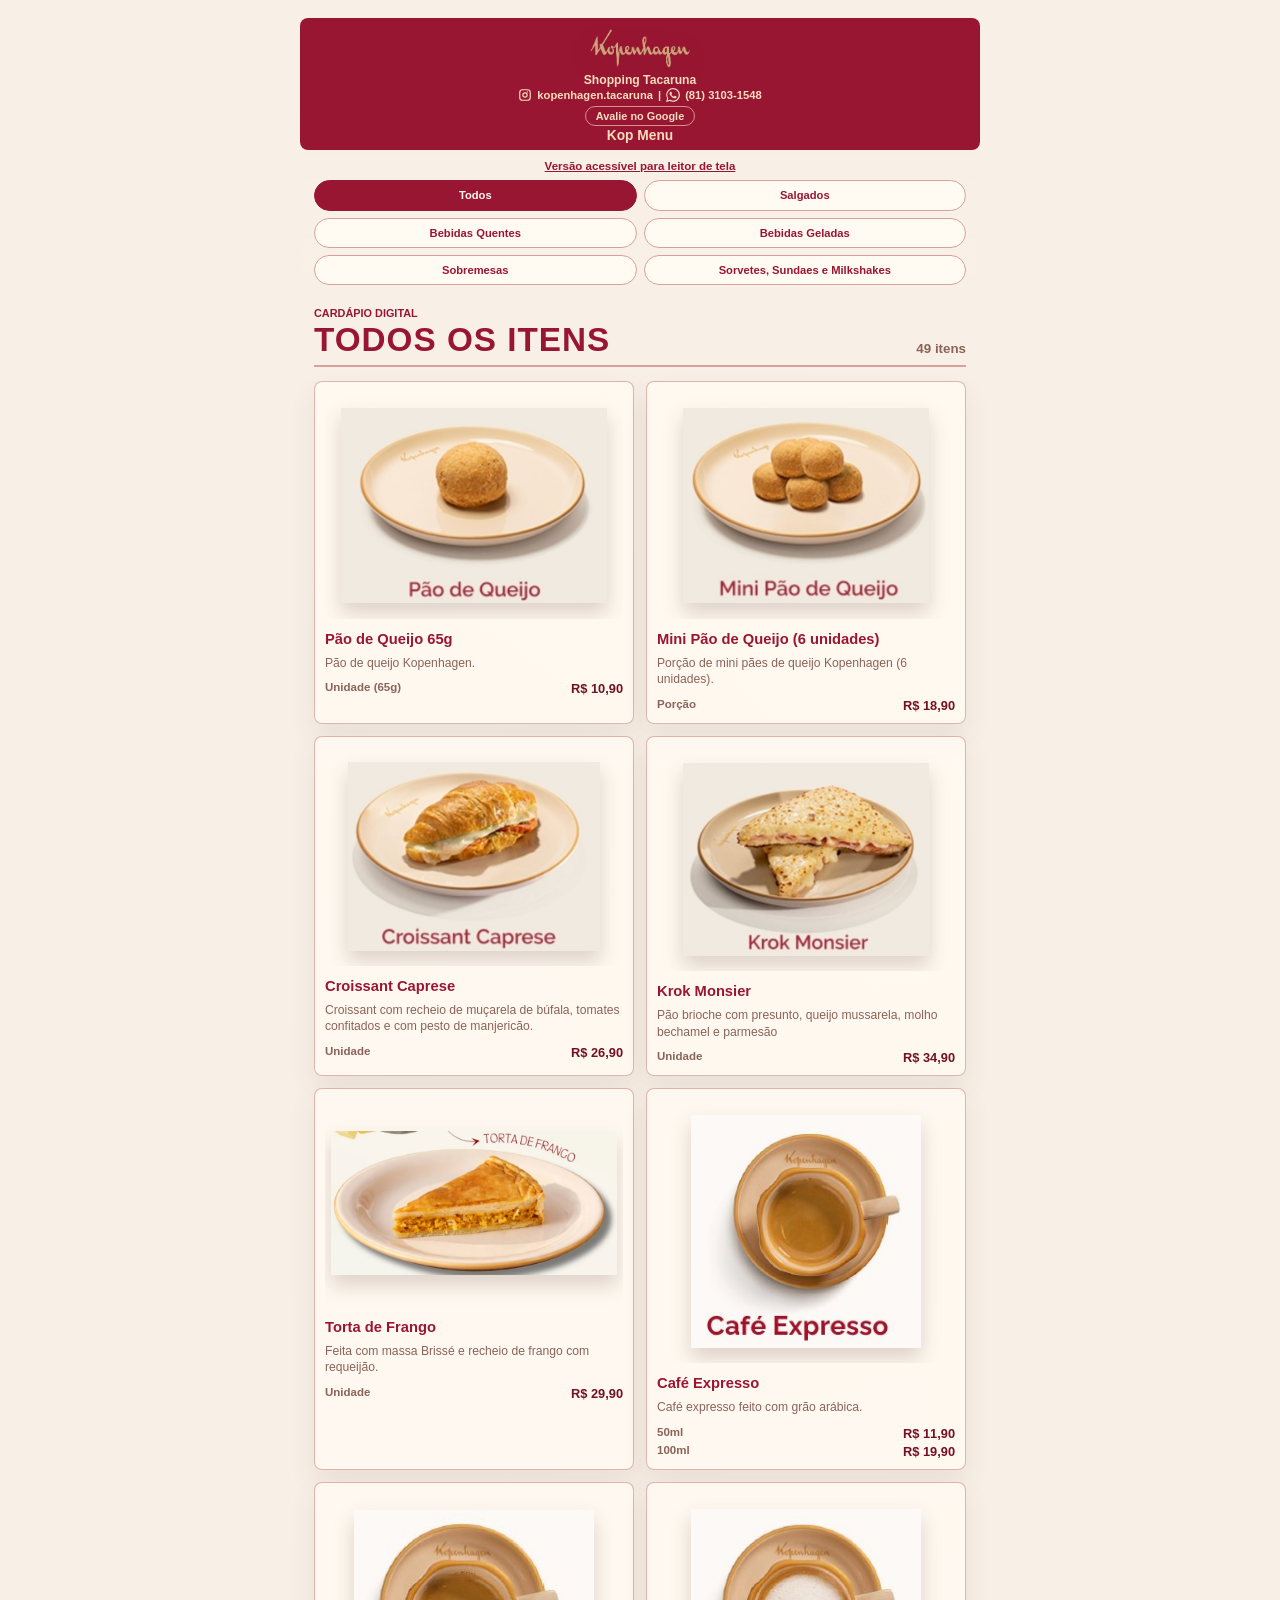
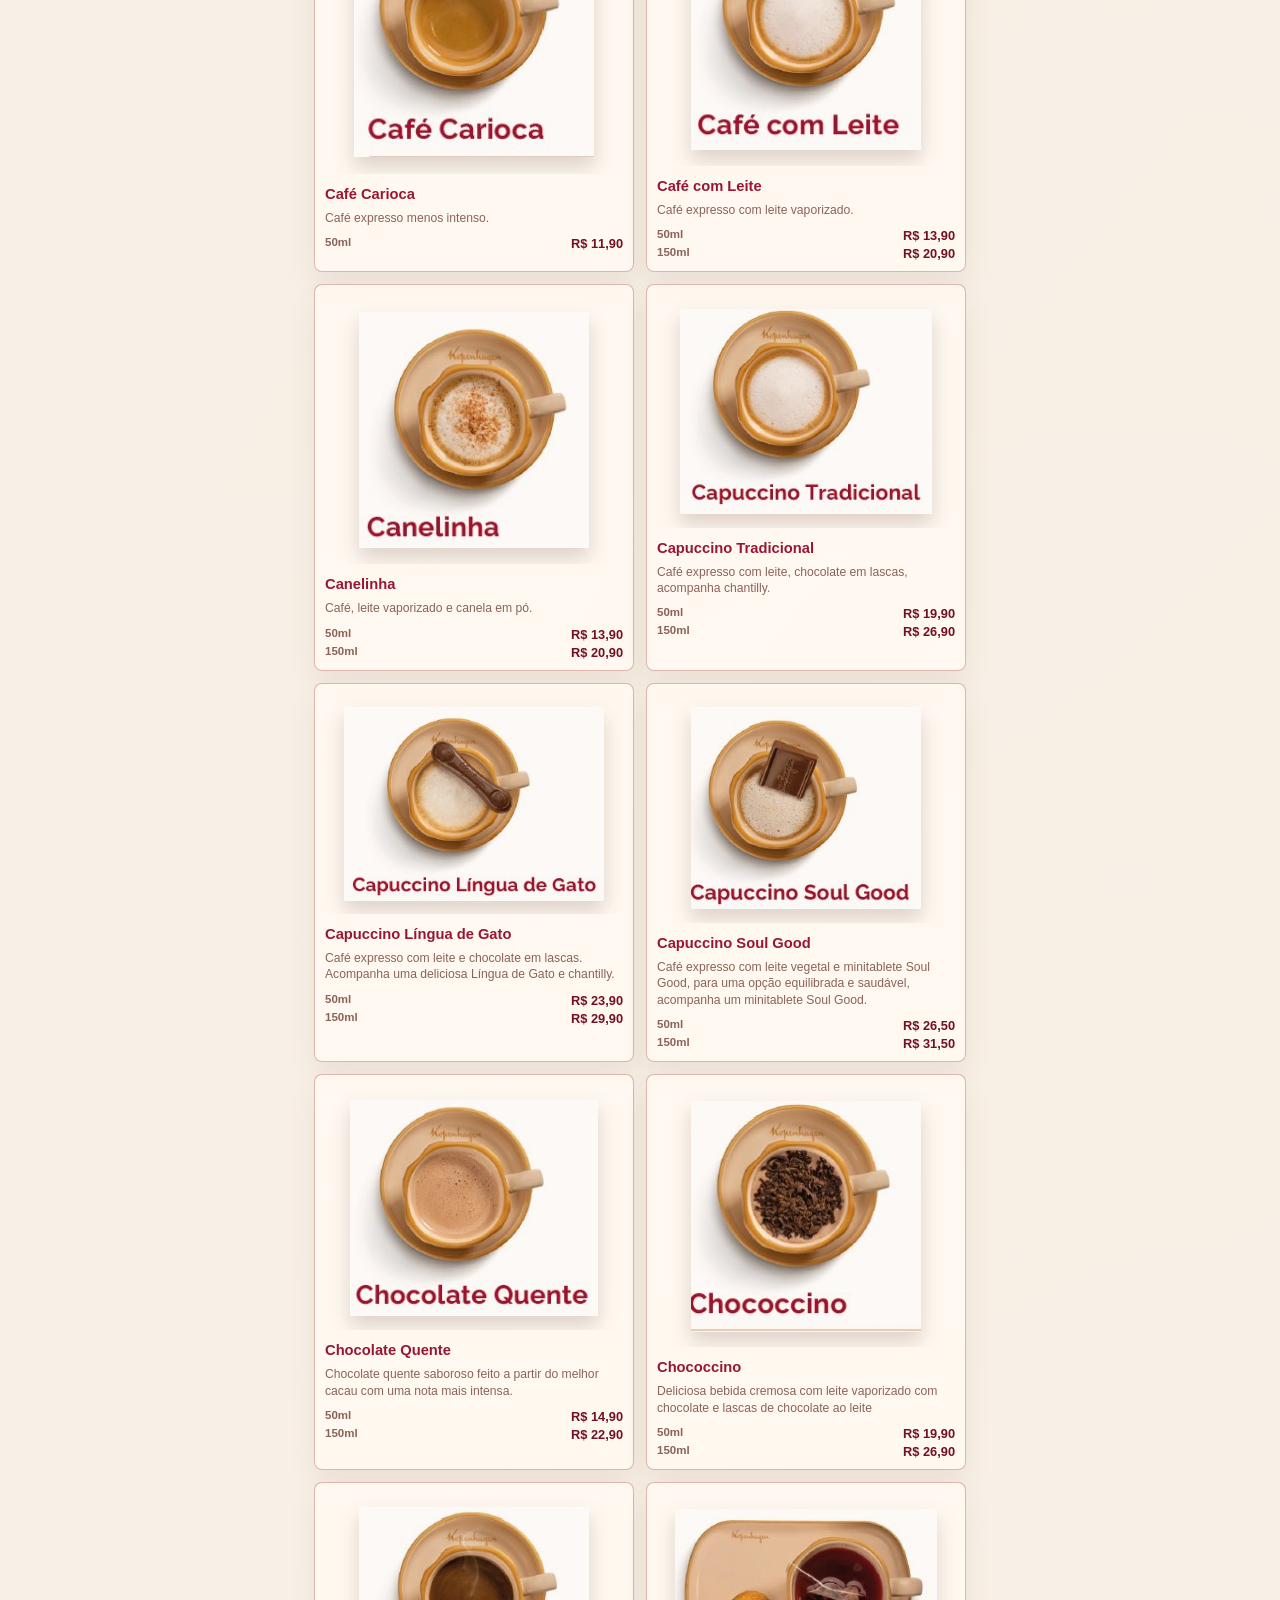
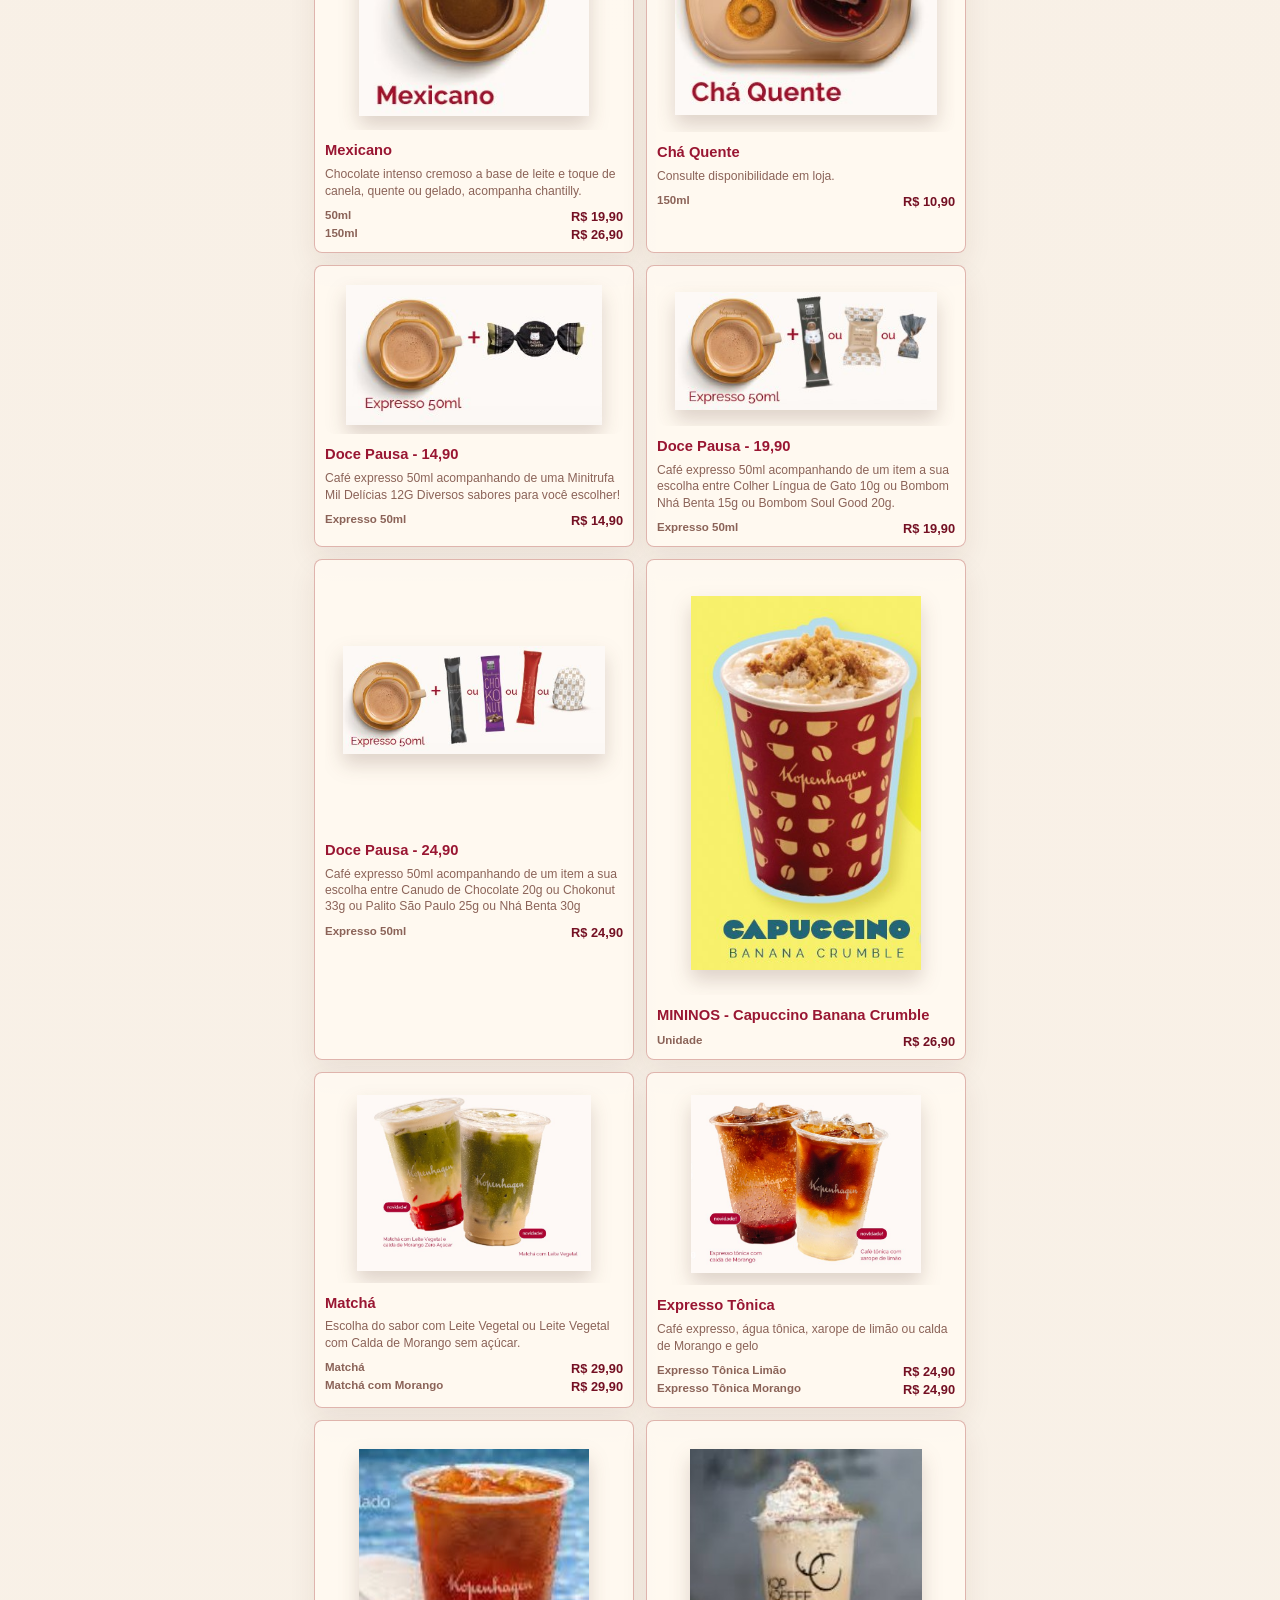
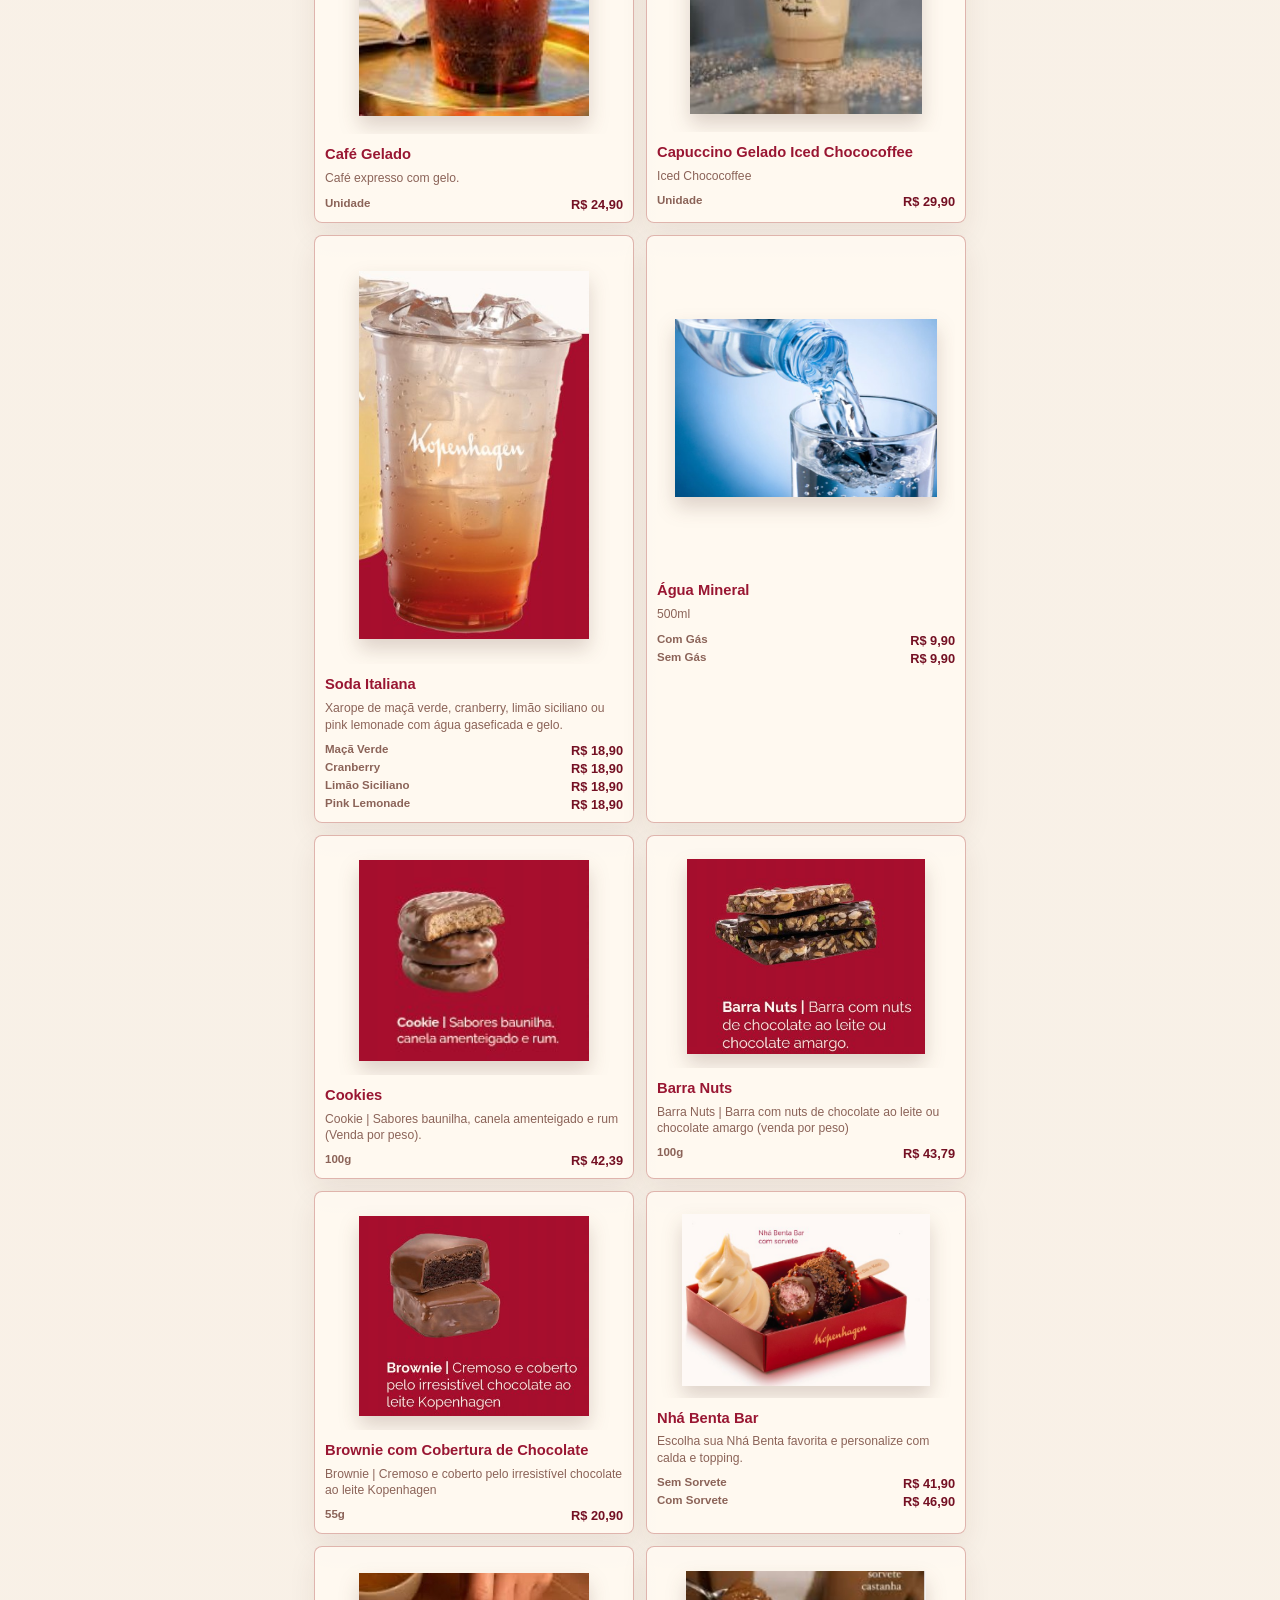
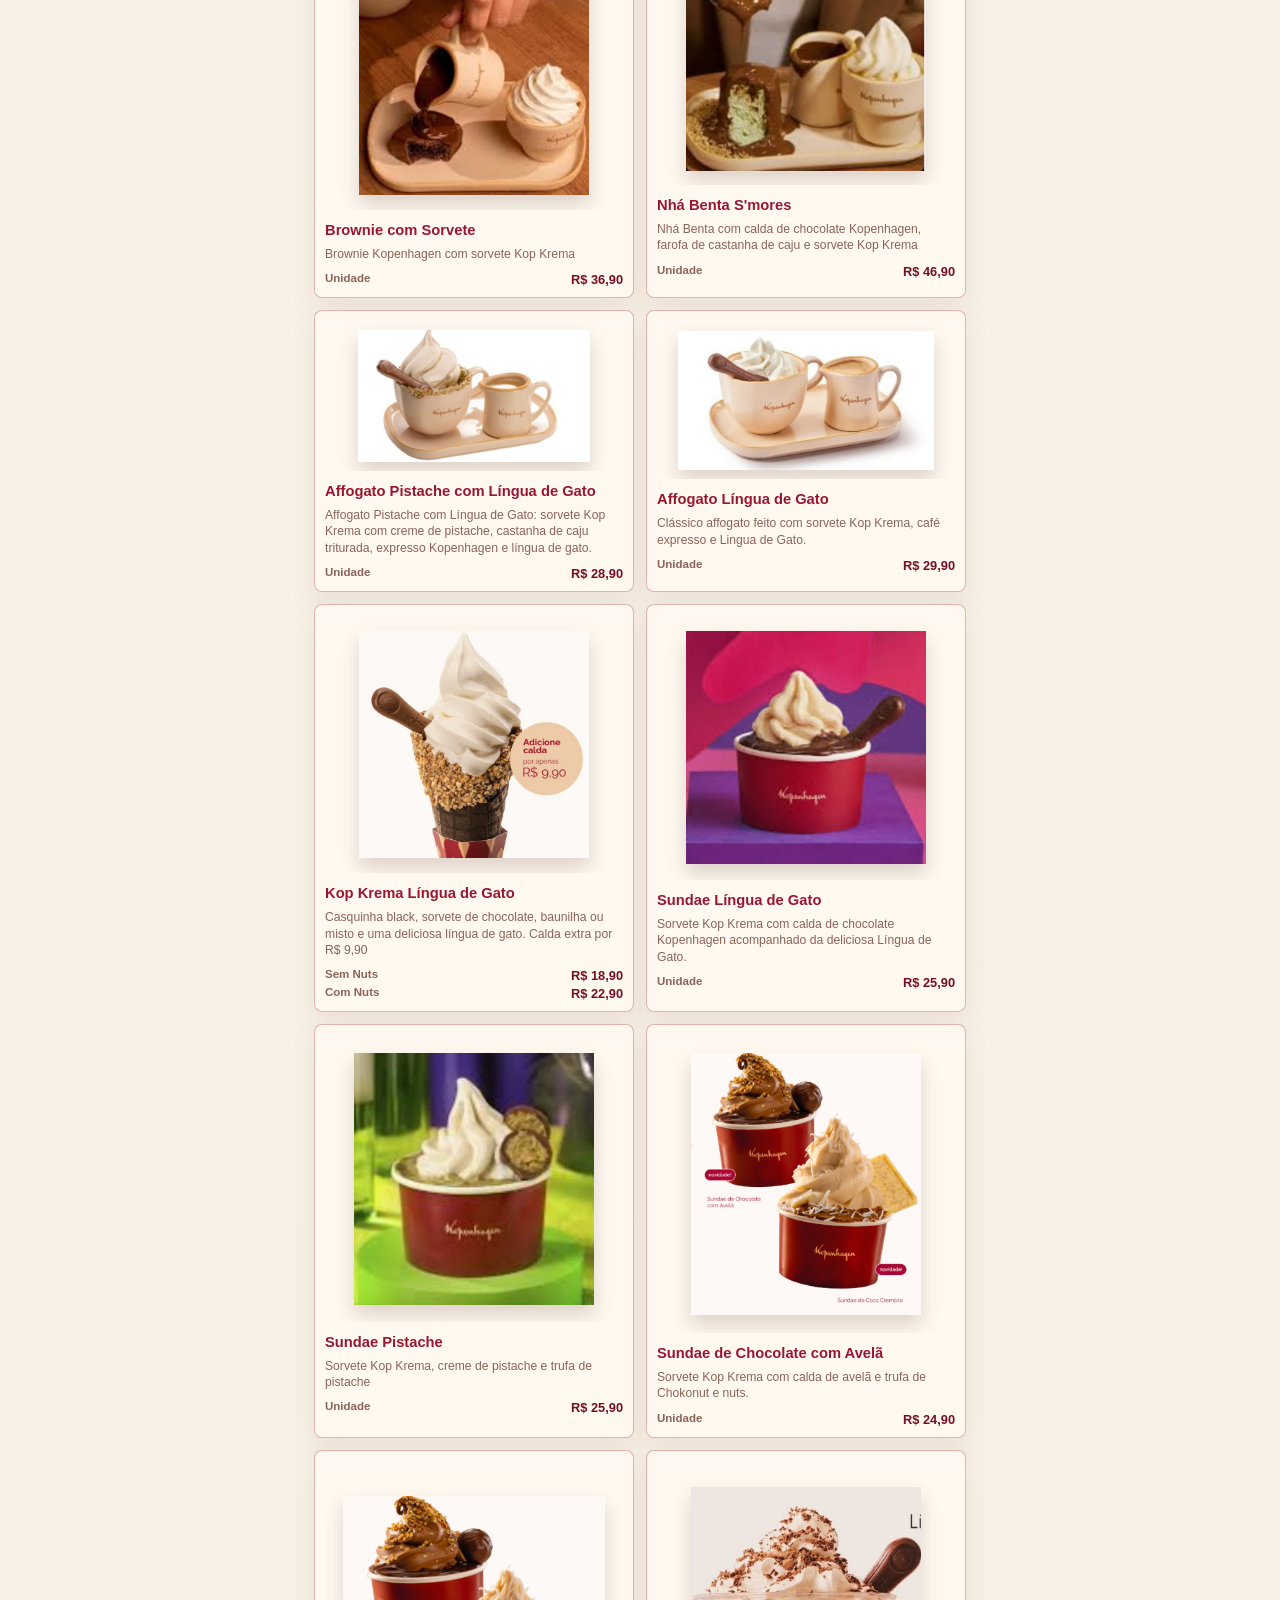
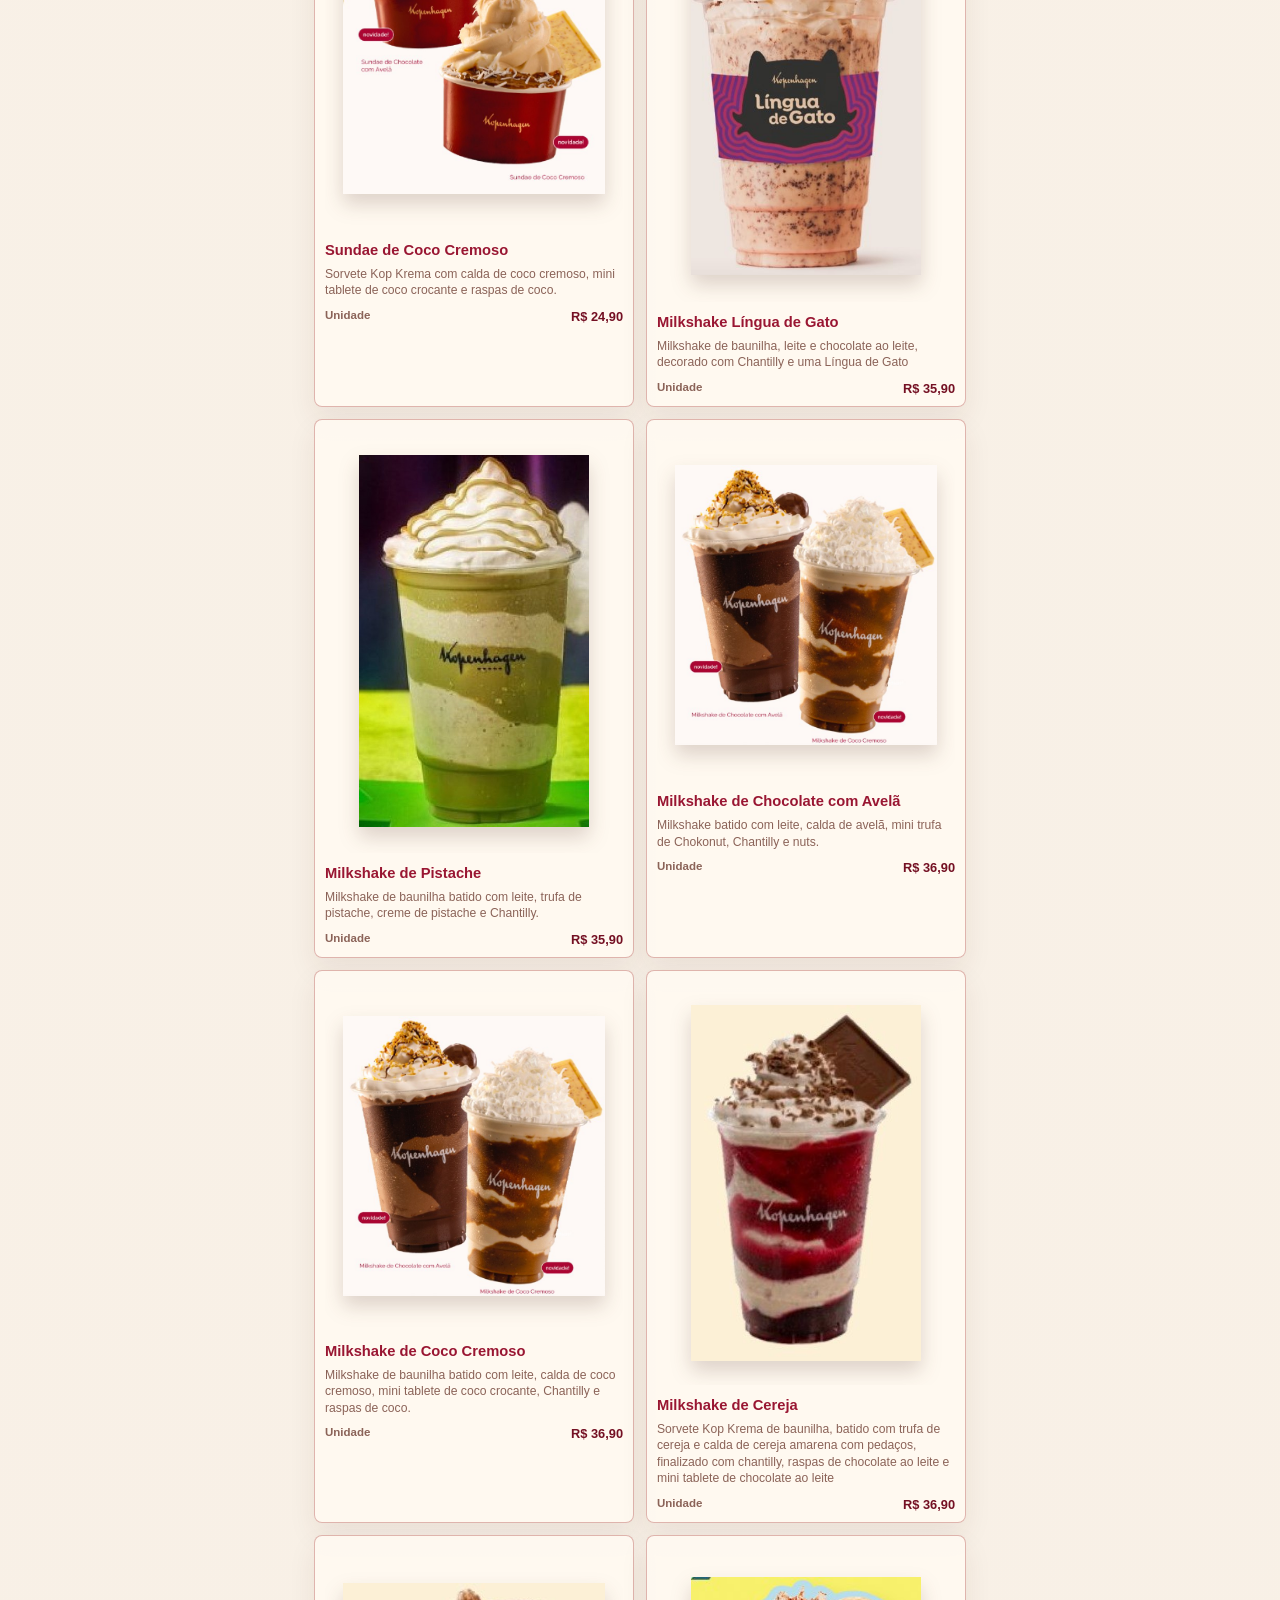
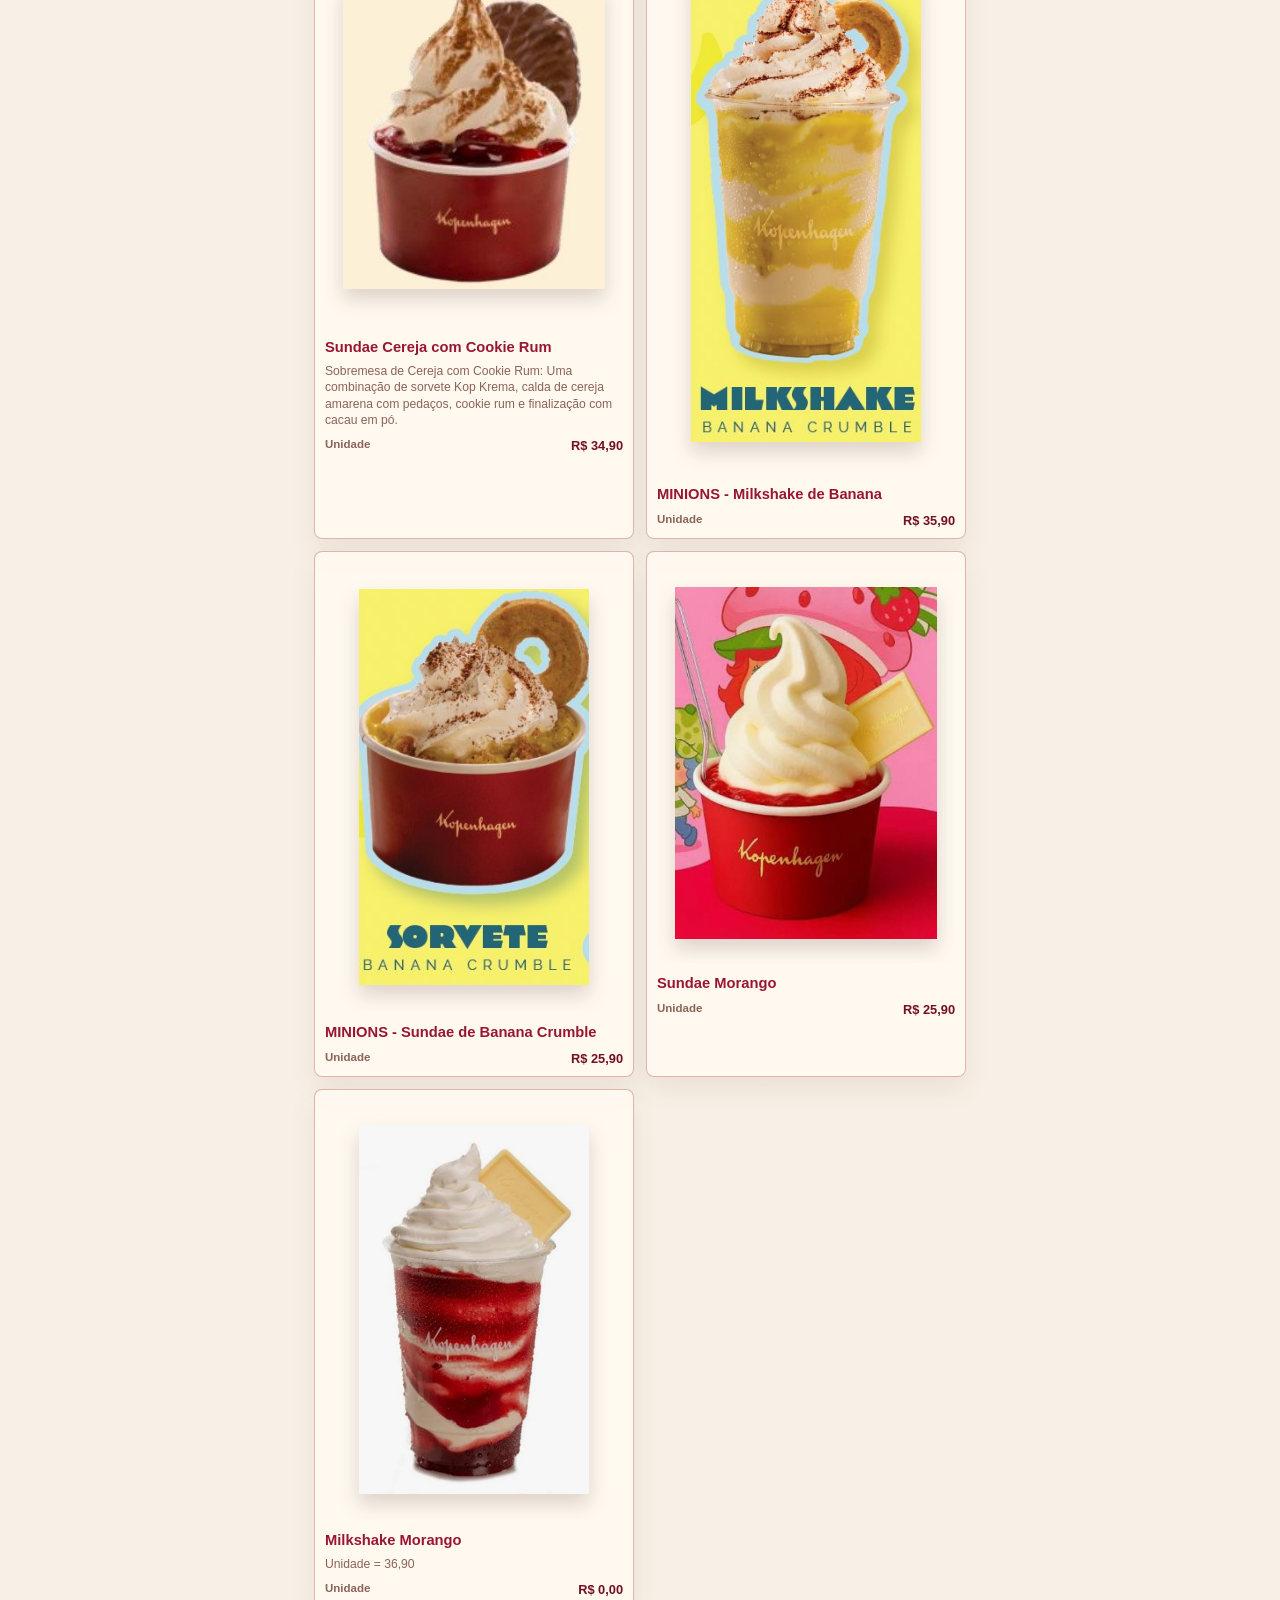
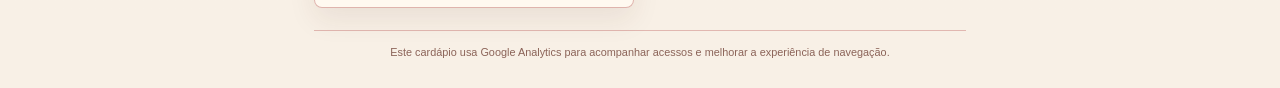
<file: index.html>
<!doctype html>
<html lang="pt-BR">
  <head>
    <meta charset="UTF-8" />
    <meta name="viewport" content="width=device-width, initial-scale=1" />
    <title>Kop Menu Digital</title>
    <script async src="https://www.googletagmanager.com/gtag/js?id=G-NZ4MKSGQV5"></script>
    <script>
      window.dataLayer = window.dataLayer || [];
      function gtag(){dataLayer.push(arguments);}
      gtag("js", new Date());
      gtag("config", "G-NZ4MKSGQV5");
    </script>
    <link rel="stylesheet" href="./styles.css" />
  </head>
  <body>
    <main class="menu-app">
      <header class="topbar">
        <div class="topbar-row">
          <div class="brand-block">
            <img class="brand-logo" src="kopenhagen-logo.png" alt="Kopenhagen" />
            <p class="store-location">Shopping Tacaruna</p>
            <div class="store-contact">
              <a
                class="store-instagram"
                href="https://www.instagram.com/kopenhagen.tacaruna"
                target="_blank"
                rel="noopener noreferrer"
                aria-label="Abrir Instagram @kopenhagen.tacaruna"
              >
                <span class="instagram-icon" aria-hidden="true"></span>
                kopenhagen.tacaruna
              </a>
              <span class="contact-divider" aria-hidden="true">|</span>
              <a
                class="store-whatsapp"
                href="https://wa.me/558131031548"
                target="_blank"
                rel="noopener noreferrer"
                aria-label="Abrir WhatsApp da Kopenhagen Tacaruna"
              >
                <span class="whatsapp-icon" aria-hidden="true"></span>
                (81) 3103-1548
              </a>
            </div>
            <a
              class="store-review"
              href="https://search.google.com/local/writereview?placeid=ChIJzwOBUOcZqwcRlSaC73yDKMc&source=g.page.m.ia._&utm_source=gbp&laa=nmx-review-solicitation-ia2"
              target="_blank"
              rel="noopener noreferrer"
              aria-label="Avaliar Kopenhagen Tacaruna no Google"
            >
              Avalie no Google
            </a>
          </div>
          <h1>Kop Menu</h1>
        </div>
      </header>

      <section class="menu-tools" aria-label="Filtrar cardápio">
        <a class="accessibility-link" href="./acessivel.html">Versão acessível para leitor de tela</a>
        <nav class="category-tabs" aria-label="Categorias">
          <button class="tab active" type="button" data-category="todos">Todos</button>
          <button class="tab" type="button" data-category="salgados">Salgados</button>
          <button class="tab" type="button" data-category="bebidas-quentes">Bebidas Quentes</button>
          <button class="tab" type="button" data-category="bebidas-geladas">Bebidas Geladas</button>
          <button class="tab" type="button" data-category="sobremesas">Sobremesas</button>
          <button class="tab" type="button" data-category="sorvetes-sundaes-milkshakes">Sorvetes, Sundaes e Milkshakes</button>
        </nav>
      </section>

      <section class="section-title">
        <div>
          <span class="kicker">Cardápio digital</span>
          <h2 id="categoryTitle">Bebidas Quentes</h2>
        </div>
        <small id="itemCount">0 itens</small>
      </section>

      <section id="menuList" class="menu-list" aria-live="polite"></section>

      <footer class="privacy-note">
        Este cardápio usa Google Analytics para acompanhar acessos e melhorar a experiência de navegação.
      </footer>
    </main>

    <script src="./script.js"></script>
  </body>
</html>
</file>
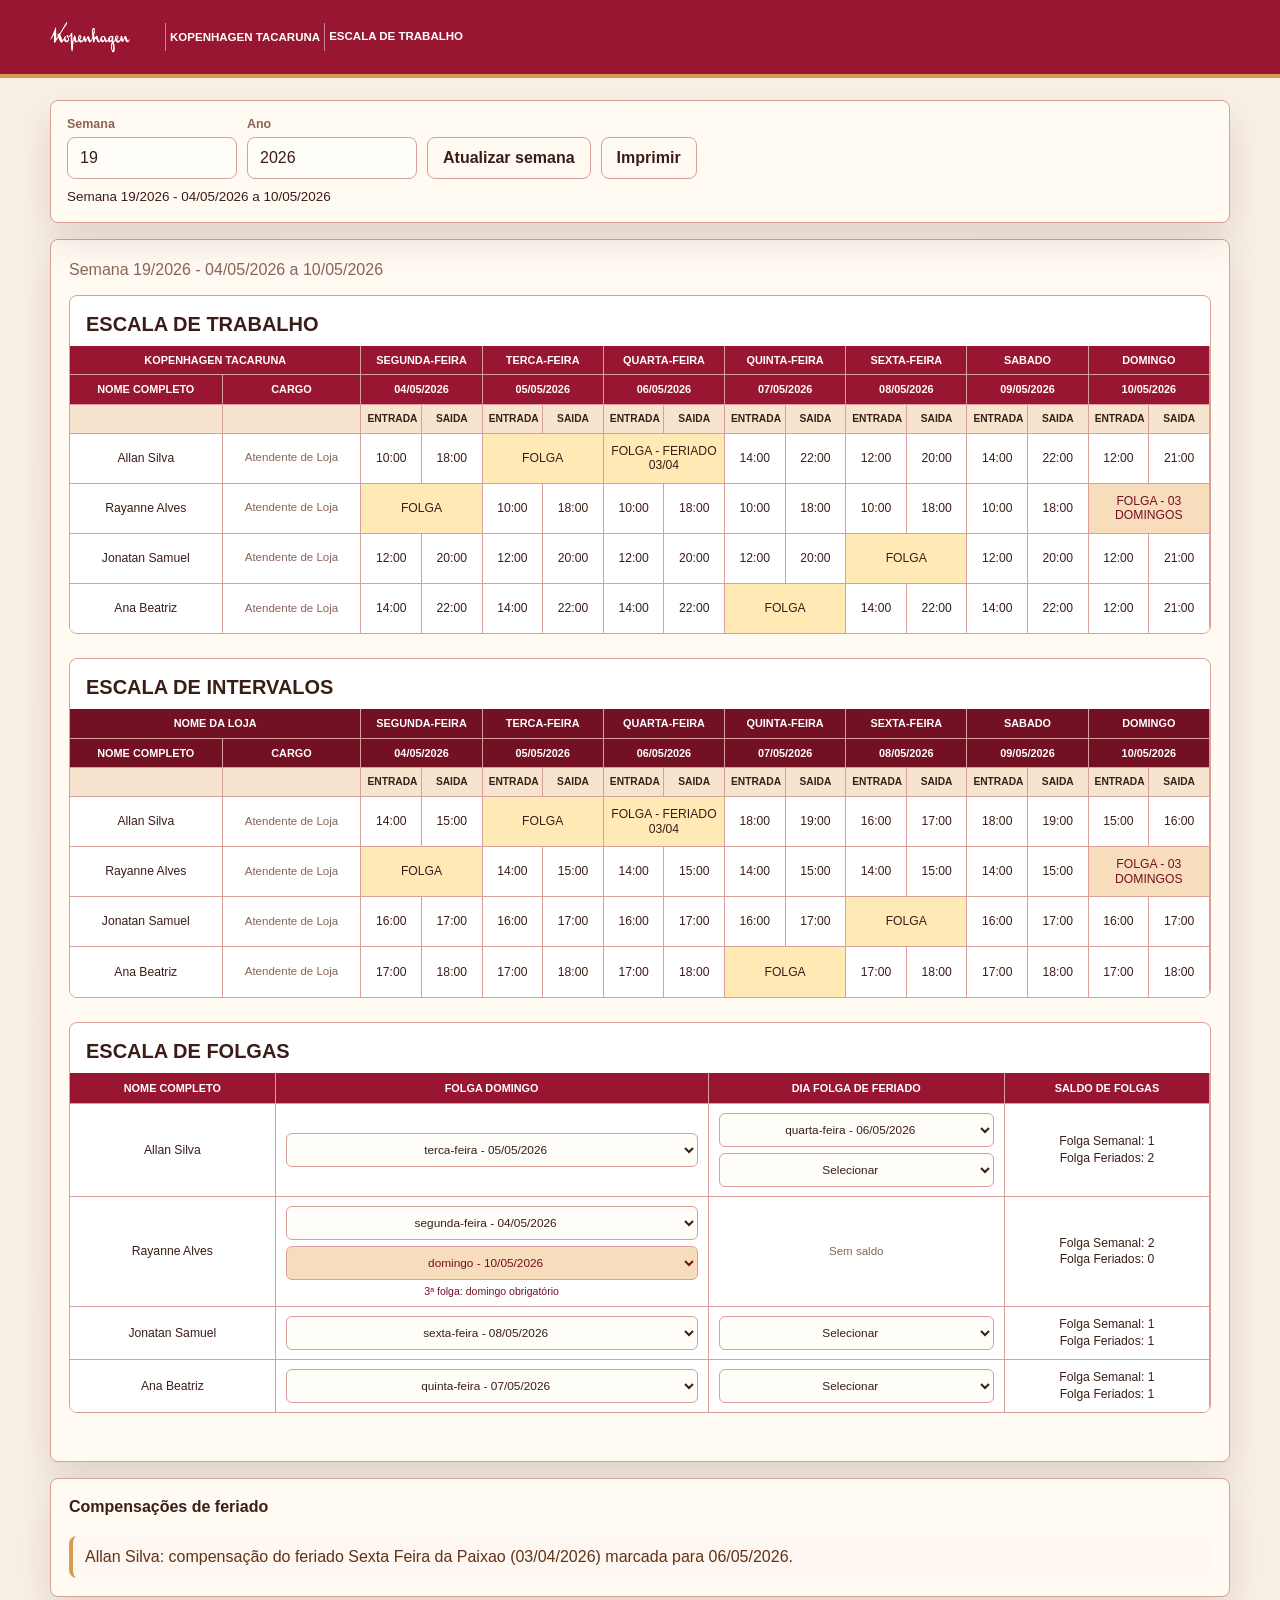
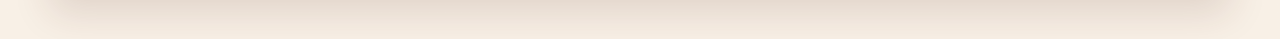
<file: escala-funcionarios/index.html>
<!doctype html>
<html lang="pt-BR">
  <head>
    <meta charset="UTF-8" />
    <meta name="viewport" content="width=device-width, initial-scale=1" />
    <title>Escala de Trabalho</title>
    <link rel="stylesheet" href="./styles.css" />
  </head>
  <body>
    <div class="brand-bar" aria-label="Kopenhagen">
      <img src="./assets/brand/kopenhagen-logo.png" alt="Kopenhagen" />
      <div class="brand-title">
        <p>Kopenhagen Tacaruna</p>
        <h1>Escala de Trabalho</h1>
      </div>
    </div>
    <main class="app-shell">
      <section class="control-panel single" aria-label="Configuracoes da semana">
        <form class="week-card" id="weekForm">
          <div class="week-control-row">
            <div class="week-fields">
              <div>
                <label for="weekNumber">Semana</label>
                <input id="weekNumber" name="weekNumber" type="number" min="1" max="53" inputmode="numeric" />
              </div>
              <div>
                <label for="weekYear">Ano</label>
                <input id="weekYear" name="weekYear" type="number" min="2026" max="2099" inputmode="numeric" />
              </div>
            </div>
            <button class="button secondary" type="submit">Atualizar semana</button>
            <button class="button secondary" id="printSchedule" type="button" title="Imprimir escala">
              Imprimir
            </button>
          </div>
          <p class="week-picker-range" id="weekPickerRange">-</p>
        </form>
      </section>

      <section class="schedule-panel printable" aria-label="Escala semanal">
        <div class="section-heading no-print">
          <div>
            <p id="weekRange">-</p>
          </div>
        </div>

        <div class="schedule-scroll">
          <h2 class="print-title">ESCALA DE TRABALHO</h2>
          <table class="pdf-table work-table" id="workTable"></table>
        </div>

        <div class="schedule-scroll interval-block">
          <h2 class="print-title">ESCALA DE INTERVALOS</h2>
          <table class="pdf-table interval-table" id="intervalTable"></table>
        </div>

        <div class="schedule-scroll leave-block">
          <h2 class="print-title">ESCALA DE FOLGAS</h2>
          <table class="leave-table" id="leaveTable"></table>
        </div>
        <p class="validation-message" id="validationMessage" aria-live="polite"></p>
      </section>

      <section class="warnings-panel" aria-label="Compensações de feriado">
        <div class="section-heading">
          <h2>Compensações de feriado</h2>
        </div>
        <ul id="holidayList" class="warnings-list"></ul>
      </section>

    </main>

    <script src="./script.js"></script>
  </body>
</html>
</file>
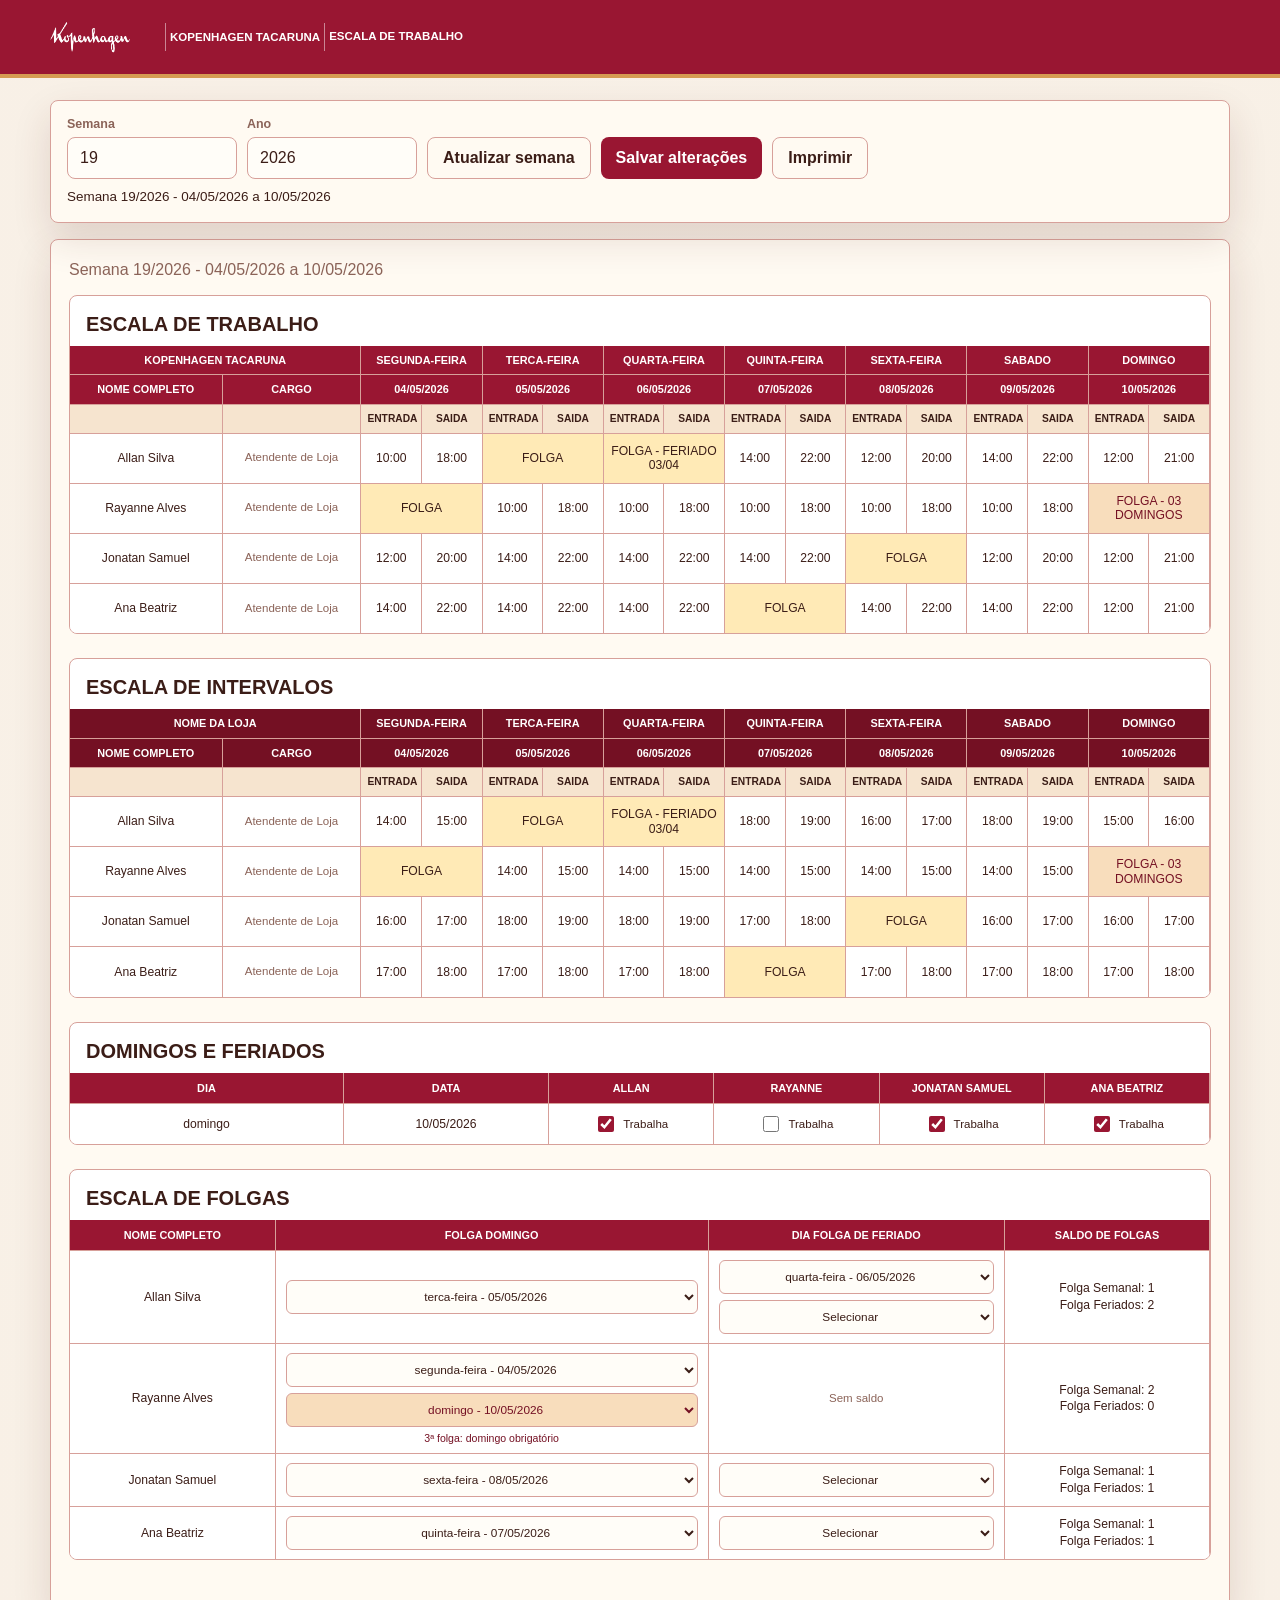
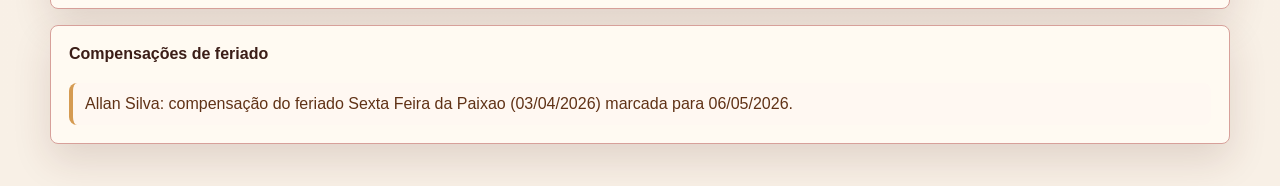
<file: escala-funcionarios2/index.html>
<!doctype html>
<html lang="pt-BR">
  <head>
    <meta charset="UTF-8" />
    <meta name="viewport" content="width=device-width, initial-scale=1" />
    <title>Escala de Trabalho</title>
    <link rel="stylesheet" href="./styles.css" />
  </head>
  <body>
    <div class="brand-bar" aria-label="Kopenhagen">
      <img src="./assets/brand/kopenhagen-logo.png" alt="Kopenhagen" />
      <div class="brand-title">
        <p>Kopenhagen Tacaruna</p>
        <h1>Escala de Trabalho</h1>
      </div>
    </div>
    <main class="app-shell">
      <section class="control-panel single" aria-label="Configuracoes da semana">
        <form class="week-card" id="weekForm">
          <div class="week-control-row">
            <div class="week-fields">
              <div>
                <label for="weekNumber">Semana</label>
                <input id="weekNumber" name="weekNumber" type="number" min="1" max="53" inputmode="numeric" />
              </div>
              <div>
                <label for="weekYear">Ano</label>
                <input id="weekYear" name="weekYear" type="number" min="2026" max="2099" inputmode="numeric" />
              </div>
            </div>
            <button class="button secondary" type="submit">Atualizar semana</button>
            <button class="button primary" id="saveSchedule" type="button">Salvar alterações</button>
            <button class="button secondary" id="printSchedule" type="button" title="Imprimir escala">
              Imprimir
            </button>
          </div>
          <p class="week-picker-range" id="weekPickerRange">-</p>
        </form>
      </section>

      <section class="schedule-panel printable" aria-label="Escala semanal">
        <div class="section-heading no-print">
          <div>
            <p id="weekRange">-</p>
          </div>
        </div>

        <div class="schedule-scroll">
          <h2 class="print-title">ESCALA DE TRABALHO</h2>
          <table class="pdf-table work-table" id="workTable"></table>
        </div>

        <div class="schedule-scroll interval-block">
          <h2 class="print-title">ESCALA DE INTERVALOS</h2>
          <table class="pdf-table interval-table" id="intervalTable"></table>
        </div>

        <div class="schedule-scroll special-days-block">
          <h2 class="print-title">DOMINGOS E FERIADOS</h2>
          <table class="special-days-table" id="specialDaysTable"></table>
        </div>

        <div class="schedule-scroll leave-block">
          <h2 class="print-title">ESCALA DE FOLGAS</h2>
          <table class="leave-table" id="leaveTable"></table>
        </div>
        <p class="validation-message" id="validationMessage" aria-live="polite"></p>
      </section>

      <section class="warnings-panel" aria-label="Compensações de feriado">
        <div class="section-heading">
          <h2>Compensações de feriado</h2>
        </div>
        <ul id="holidayList" class="warnings-list"></ul>
      </section>

    </main>

    <script src="./script.js"></script>
  </body>
</html>
</file>
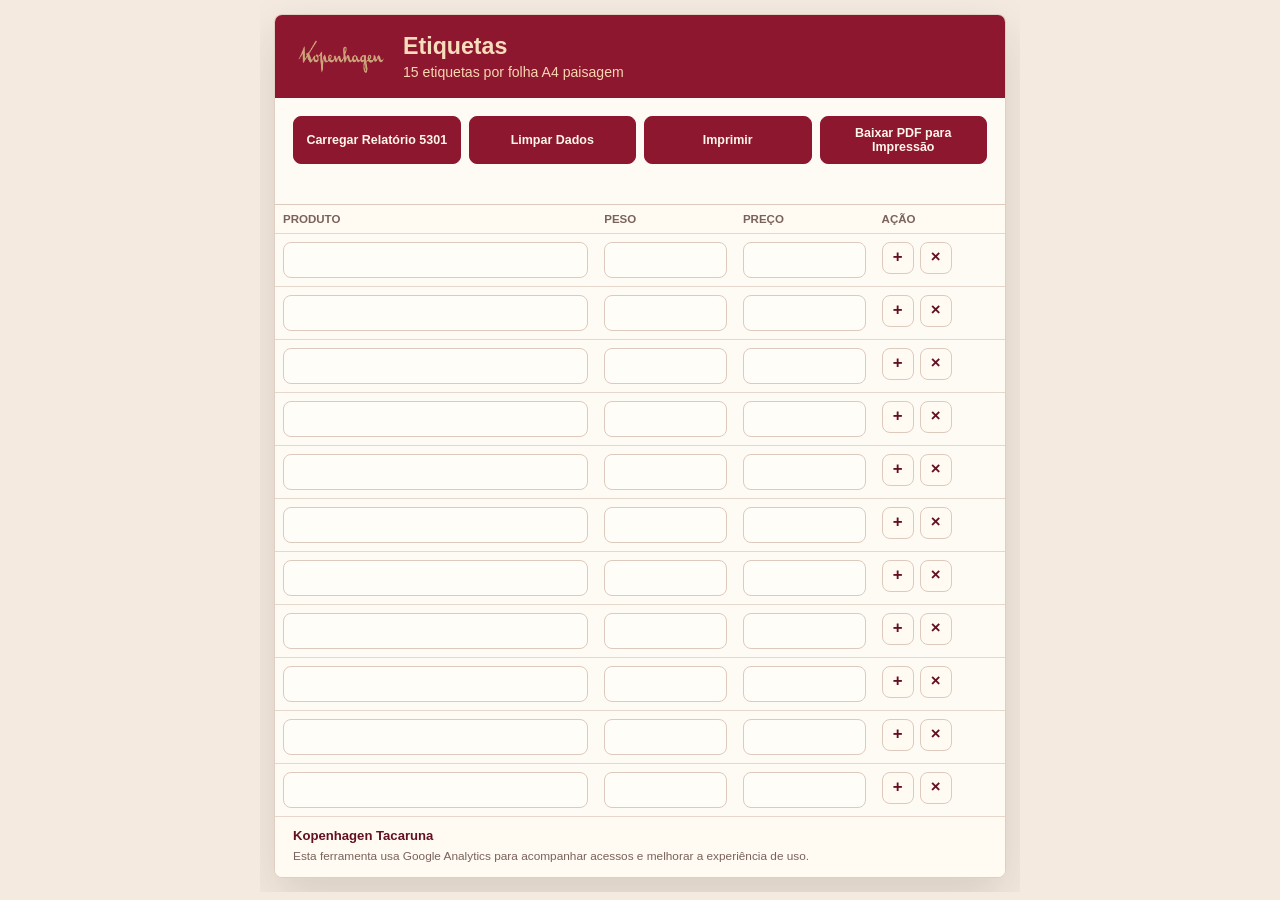
<file: etiquetas/index.html>
<!doctype html>
<html lang="pt-BR">
  <head>
    <meta charset="UTF-8" />
    <meta http-equiv="refresh" content="0; url=./etiquetas.html" />
    <meta name="viewport" content="width=device-width, initial-scale=1" />
    <title>Etiquetas Kopenhagen Tacaruna</title>
  </head>
  <body>
    <p><a href="./etiquetas.html">Abrir Etiquetas Kopenhagen Tacaruna</a></p>
  </body>
</html>
</file>
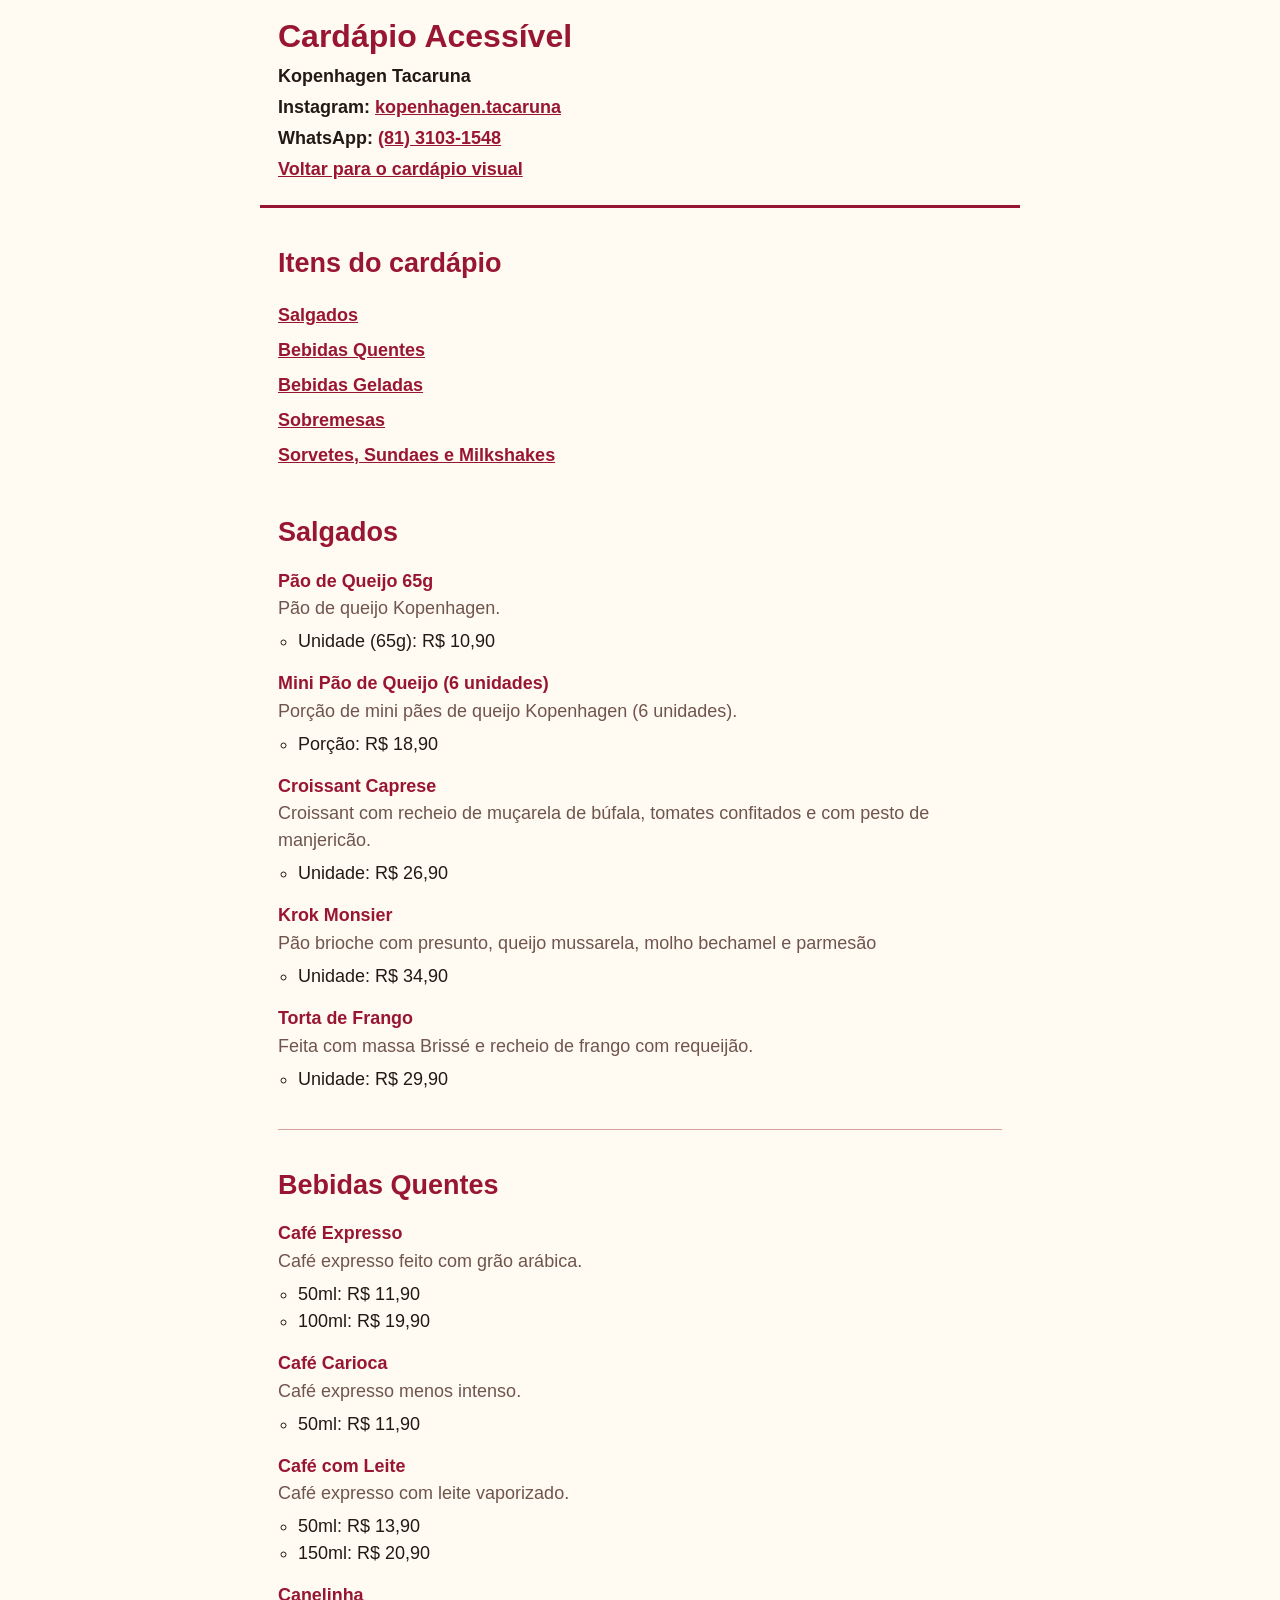
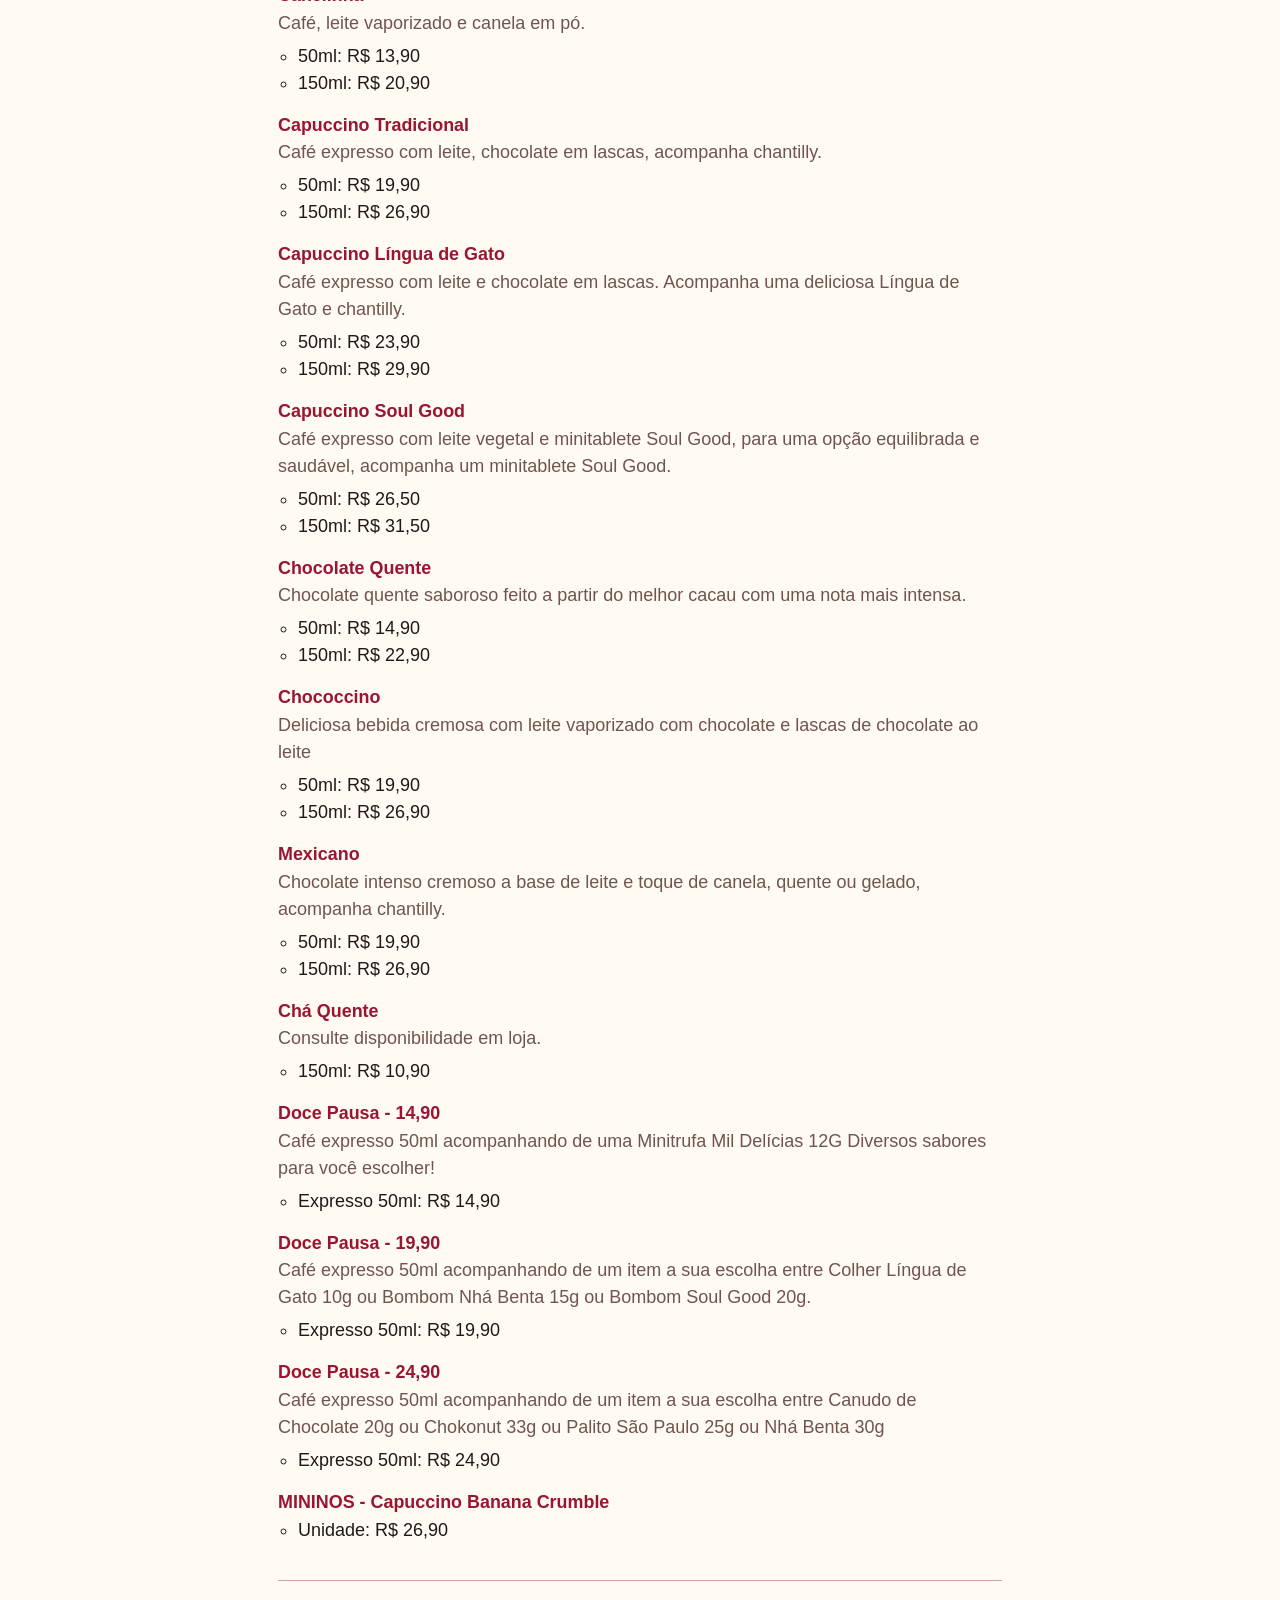
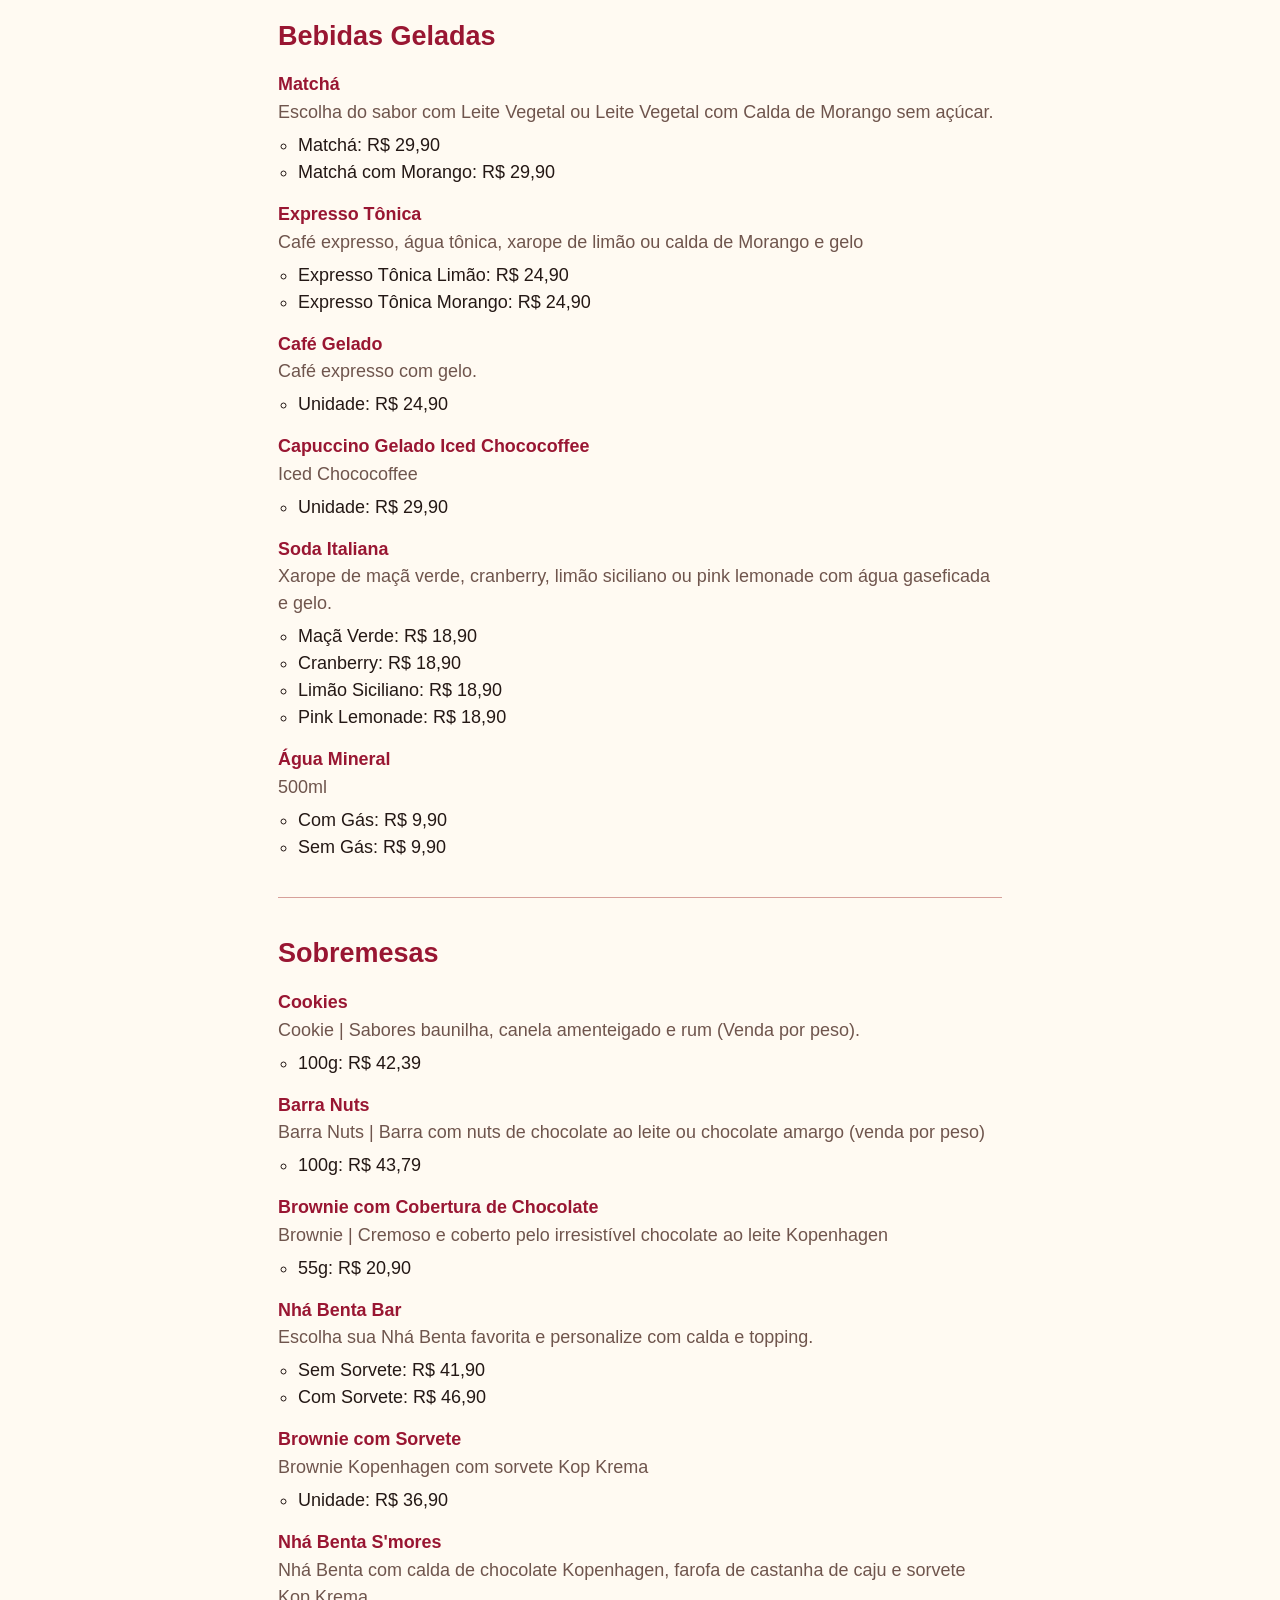
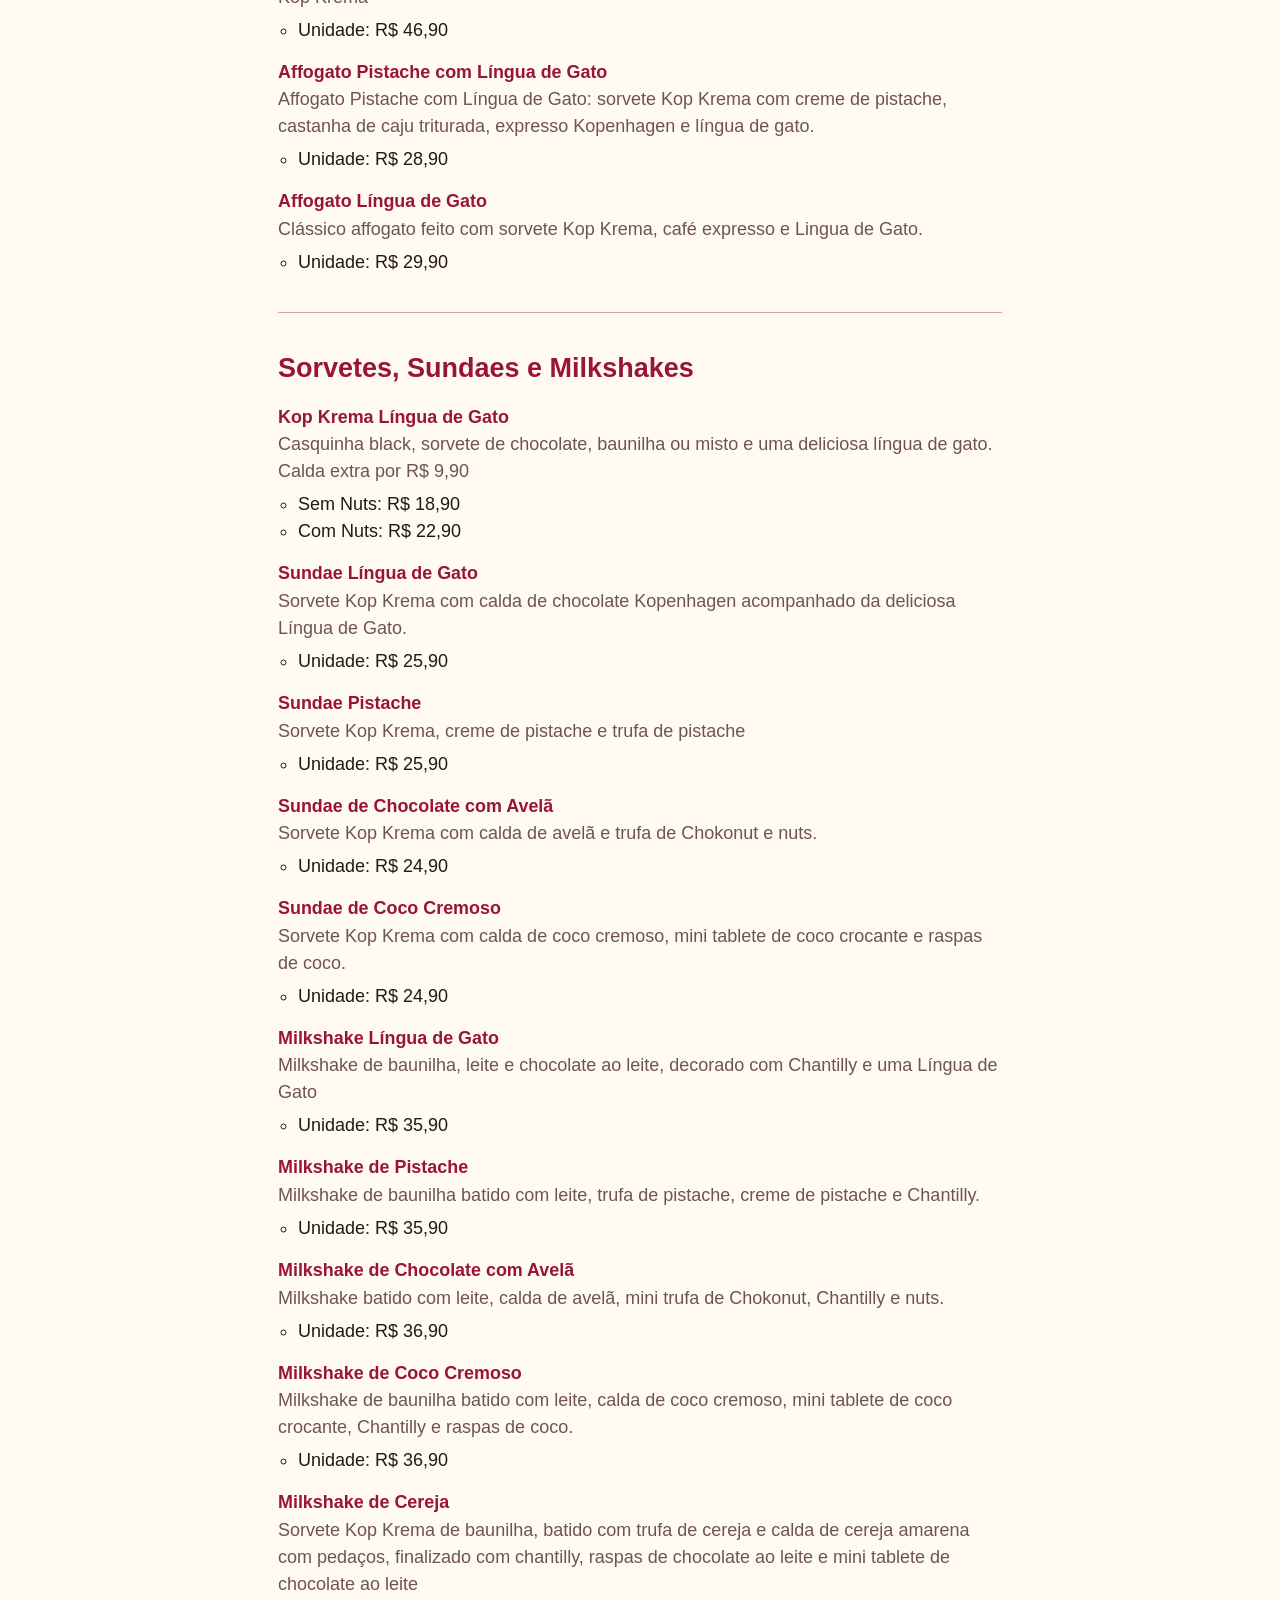
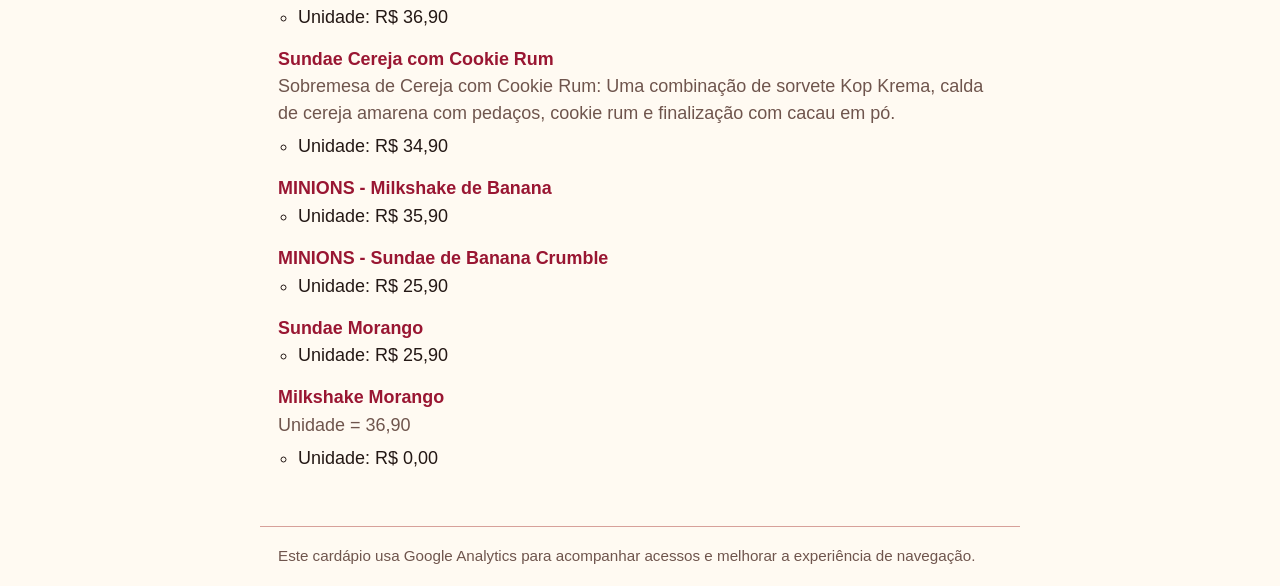
<file: acessivel.html>
<!doctype html>
<html lang="pt-BR">
  <head>
    <meta charset="UTF-8" />
    <meta name="viewport" content="width=device-width, initial-scale=1" />
    <title>Cardápio Acessível | Kopenhagen Tacaruna</title>
    <script async src="https://www.googletagmanager.com/gtag/js?id=G-NZ4MKSGQV5"></script>
    <script>
      window.dataLayer = window.dataLayer || [];
      function gtag(){dataLayer.push(arguments);}
      gtag("js", new Date());
      gtag("config", "G-NZ4MKSGQV5");
    </script>
    <style>
      :root {
        --wine: #991632;
        --cream: #fffaf2;
        --ink: #241815;
        --muted: #6f554d;
        --line: #d7a09a;
      }

      * {
        box-sizing: border-box;
      }

      body {
        margin: 0;
        background: var(--cream);
        color: var(--ink);
        font-family: Arial, Helvetica, sans-serif;
        font-size: 18px;
        line-height: 1.5;
      }

      .skip-link {
        position: absolute;
        left: 12px;
        top: 12px;
        z-index: 2;
        transform: translateY(-150%);
        border-radius: 6px;
        padding: 10px 12px;
        background: var(--wine);
        color: #fff;
      }

      .skip-link:focus {
        transform: translateY(0);
      }

      header,
      main {
        width: min(100%, 760px);
        margin: 0 auto;
        padding: 18px;
      }

      header {
        border-bottom: 3px solid var(--wine);
      }

      h1,
      h2,
      h3 {
        color: var(--wine);
        line-height: 1.15;
      }

      h1 {
        margin: 0 0 8px;
        font-size: 2rem;
      }

      header p {
        margin: 4px 0;
        font-weight: 700;
      }

      nav ul,
      .menu-list {
        margin: 0;
        padding: 0;
        list-style: none;
      }

      nav li {
        margin: 8px 0;
      }

      a {
        color: var(--wine);
        font-weight: 700;
      }

      section {
        border-bottom: 1px solid var(--line);
        padding: 18px 0;
      }

      section:last-child {
        border-bottom: 0;
      }

      .item {
        margin: 0 0 18px;
      }

      .item h3 {
        margin: 0 0 4px;
        font-size: 1.12rem;
      }

      .description {
        margin: 0 0 6px;
        color: var(--muted);
      }

      .prices {
        margin: 0;
        padding-left: 20px;
      }

      .status {
        padding: 18px;
        color: var(--muted);
        font-weight: 700;
      }

      footer {
        width: min(100%, 760px);
        margin: 0 auto;
        border-top: 1px solid var(--line);
        padding: 18px;
        color: var(--muted);
        font-size: 0.95rem;
      }
    </style>
  </head>
  <body>
    <a class="skip-link" href="#cardapio">Ir para o cardápio</a>

    <header>
      <h1>Cardápio Acessível</h1>
      <p>Kopenhagen Tacaruna</p>
      <p>
        Instagram:
        <a href="https://www.instagram.com/kopenhagen.tacaruna">kopenhagen.tacaruna</a>
      </p>
      <p>
        WhatsApp:
        <a href="https://wa.me/558131031548">(81) 3103-1548</a>
      </p>
      <p>
        <a href="./index.html">Voltar para o cardápio visual</a>
      </p>
    </header>

    <main id="cardapio" tabindex="-1">
      <h2>Itens do cardápio</h2>
      <nav aria-label="Categorias do cardápio">
        <ul id="categoryLinks"></ul>
      </nav>
      <div id="menuContent" class="status" aria-live="polite">Carregando cardápio.</div>
    </main>

    <footer>
      Este cardápio usa Google Analytics para acompanhar acessos e melhorar a experiência de navegação.
    </footer>

    <script src="./acessivel.js"></script>
  </body>
</html>
</file>
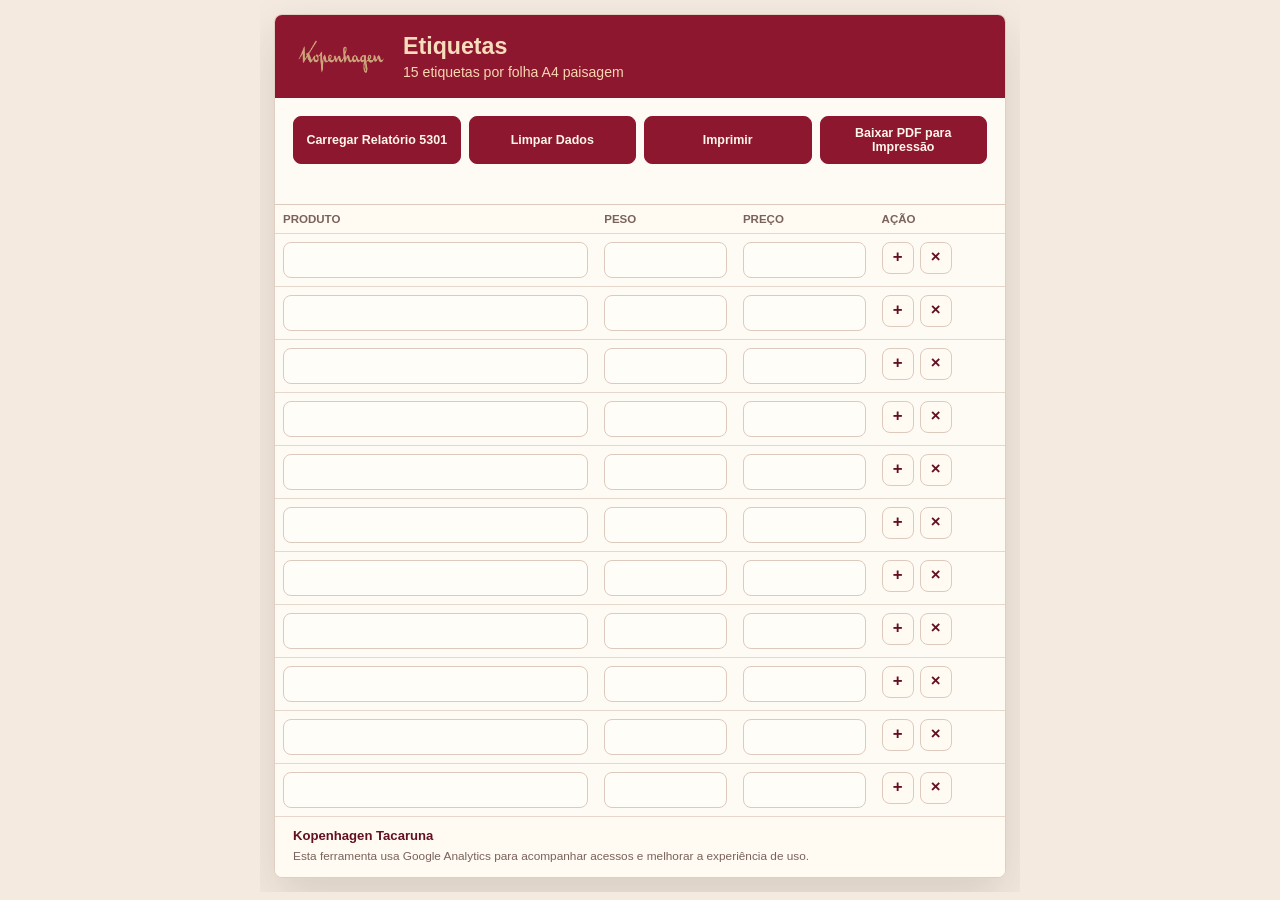
<file: etiquetas/etiquetas.html>
<!doctype html>
<html lang="pt-BR">
  <head>
    <meta charset="UTF-8" />
    <meta name="viewport" content="width=device-width, initial-scale=1" />
    <title>Etiquetas de Preços</title>
    <link rel="stylesheet" href="./etiquetas.css" />
  </head>
  <body>
    <main class="app-shell">
      <section class="workspace" aria-label="Gerador de etiquetas de preços">
        <aside class="panel controls-panel">
          <div class="brand">
            <img src="./assets/brand/kopenhagen-logo.png" alt="Kopenhagen" />
            <div>
              <h1>Etiquetas</h1>
              <p>15 etiquetas por folha A4 paisagem</p>
            </div>
          </div>


          <div class="status-row top-actions">
            <input id="reportInput" type="file" accept="application/pdf,.pdf" hidden />
            <button id="loadReportButton" class="primary" type="button">Carregar Relatório 5301</button>
            <button id="clearButton" class="primary" type="button">Limpar Dados</button>
            <button id="printButton" class="primary" type="button">Imprimir</button>
            <button id="pdfButton" class="primary" type="button">Baixar PDF para Impressão</button>
          </div>

          <p id="reportStatus" class="report-status" aria-live="polite"></p>

          <div class="table-wrap">
            <table>
              <thead>
                <tr>
                  <th>Produto</th>
                  <th>Peso</th>
                  <th>Preço</th>
                  <th>Ação</th>
                </tr>
              </thead>
              <tbody id="productRows"></tbody>
            </table>
          </div>

          <footer class="app-footer">
            <strong>Kopenhagen Tacaruna</strong>
            <span>Esta ferramenta usa Google Analytics para acompanhar acessos e melhorar a experiência de uso.</span>
          </footer>
        </aside>
      </section>

      <div id="printArea" class="print-area print-only" aria-label="Área para impressão"></div>
    </main>

    <script src="./relatorio-5301-browser.js"></script>
    <script src="./pdf-etiquetas.js"></script>
    <script src="./etiquetas.js"></script>
  </body>
</html>
</file>
<file: styles.css>
:root {
  color-scheme: light;
  --cream: #f8f0e6;
  --paper: #fffaf2;
  --wine: #991632;
  --wine-dark: #741023;
  --rose: #c97572;
  --ink: #3b1d17;
  --muted: #8b6358;
  --line: #d7a09a;
  --gold: #d59b52;
  --coffee: #8a4f2d;
  --shadow: 0 18px 42px rgba(82, 32, 26, 0.18);
  --topbar-height: 122px;
}

* {
  box-sizing: border-box;
}

body {
  margin: 0;
  min-height: 100vh;
  background:
    linear-gradient(180deg, rgba(248, 240, 230, 0.92), rgba(248, 240, 230, 1)),
    radial-gradient(circle at 14% 10%, rgba(153, 22, 50, 0.09), transparent 28%),
    radial-gradient(circle at 88% 22%, rgba(213, 155, 82, 0.15), transparent 30%);
  color: var(--ink);
  font-family: Avenir, "Helvetica Neue", Arial, sans-serif;
}

button,
input,
select,
textarea {
  font: inherit;
}

.menu-app {
  width: min(100%, 680px);
  margin: 0 auto;
  padding: 0 14px 28px;
}

.topbar {
  position: sticky;
  top: 0;
  z-index: 20;
  margin: 0 -14px;
  padding: 5px 18px 7px;
  background: var(--wine);
  color: #f8ddbc;
}

.topbar-row {
  display: grid;
  justify-items: center;
  gap: 2px;
  text-align: center;
}

.brand-block {
  display: grid;
  justify-items: center;
  text-align: center;
  max-width: 100%;
}

.brand-logo {
  display: block;
  width: 112px;
  max-width: 100%;
  height: auto;
  justify-self: center;
  filter: drop-shadow(0 8px 12px rgba(54, 13, 24, 0.18));
}

.topbar h1 {
  margin: 0;
  font-size: 0.86rem;
  font-weight: 700;
  letter-spacing: 0;
}

.topbar-link {
  display: inline-flex;
  margin-top: 14px;
  border: 1px solid rgba(248, 221, 188, 0.45);
  border-radius: 999px;
  padding: 9px 13px;
  color: #f8ddbc;
  font-size: 0.82rem;
  font-weight: 900;
  text-decoration: none;
}

.store-location {
  margin: 0;
  color: #f8ddbc;
  font-size: 0.76rem;
  font-weight: 700;
  text-align: center;
}

.store-contact {
  display: flex;
  align-items: center;
  justify-content: center;
  flex-wrap: wrap;
  gap: 5px;
  margin-top: 1px;
}

.store-instagram,
.store-whatsapp {
  display: inline-flex;
  align-items: center;
  justify-content: center;
  gap: 5px;
  margin: 0;
  color: #f8ddbc;
  font-size: 0.7rem;
  font-weight: 700;
  text-decoration: none;
  text-align: center;
}

.store-review {
  display: inline-flex;
  align-items: center;
  justify-content: center;
  margin-top: 4px;
  border: 1px solid rgba(248, 221, 188, 0.62);
  border-radius: 999px;
  padding: 4px 10px;
  color: #f8ddbc;
  font-size: 0.68rem;
  font-weight: 800;
  line-height: 1;
  text-decoration: none;
}

.contact-divider {
  color: #f8ddbc;
  font-size: 0.7rem;
  font-weight: 700;
}

.store-instagram:focus-visible,
.store-whatsapp:focus-visible,
.store-review:focus-visible {
  outline: 2px solid #f8ddbc;
  outline-offset: 3px;
}

.instagram-icon {
  display: inline-block;
  width: 14px;
  height: 14px;
  background: currentColor;
  mask: url("data:image/svg+xml,%3Csvg viewBox='0 0 24 24' xmlns='http://www.w3.org/2000/svg'%3E%3Cpath d='M7.8 2h8.4A5.8 5.8 0 0 1 22 7.8v8.4a5.8 5.8 0 0 1-5.8 5.8H7.8A5.8 5.8 0 0 1 2 16.2V7.8A5.8 5.8 0 0 1 7.8 2Zm0 2A3.8 3.8 0 0 0 4 7.8v8.4A3.8 3.8 0 0 0 7.8 20h8.4a3.8 3.8 0 0 0 3.8-3.8V7.8A3.8 3.8 0 0 0 16.2 4H7.8ZM12 7.35A4.65 4.65 0 1 1 12 16.65 4.65 4.65 0 0 1 12 7.35Zm0 2A2.65 2.65 0 1 0 12 14.65 2.65 2.65 0 0 0 12 9.35Zm5.1-2.6a1.1 1.1 0 1 1-2.2 0 1.1 1.1 0 0 1 2.2 0Z'/%3E%3C/svg%3E") center / contain no-repeat;
}

.whatsapp-icon {
  display: inline-block;
  width: 14px;
  height: 14px;
  background: currentColor;
  mask: url("data:image/svg+xml,%3Csvg viewBox='0 0 24 24' xmlns='http://www.w3.org/2000/svg'%3E%3Cpath d='M20.52 3.48A11.74 11.74 0 0 0 12.16 0C5.7 0 .45 5.25.45 11.71c0 2.06.54 4.08 1.57 5.86L0 24l6.58-1.73a11.7 11.7 0 0 0 5.58 1.42h.01c6.45 0 11.7-5.25 11.7-11.71a11.63 11.63 0 0 0-3.35-8.5ZM12.17 21.7h-.01a9.75 9.75 0 0 1-4.98-1.36l-.36-.21-3.9 1.02 1.04-3.8-.24-.39a9.7 9.7 0 0 1-1.49-5.16c0-5.37 4.37-9.74 9.75-9.74 2.6 0 5.05 1.02 6.89 2.86a9.68 9.68 0 0 1 2.85 6.89c0 5.37-4.37 9.74-9.55 9.74Zm5.33-7.29c-.29-.15-1.73-.85-2-.95-.27-.1-.47-.15-.67.15-.2.29-.77.95-.95 1.15-.17.2-.35.22-.64.07-.29-.15-1.23-.45-2.34-1.44a8.77 8.77 0 0 1-1.62-2.02c-.17-.29-.02-.45.13-.6.13-.13.29-.35.44-.52.15-.17.2-.29.29-.49.1-.2.05-.37-.02-.52-.07-.15-.67-1.62-.92-2.22-.24-.58-.49-.5-.67-.51h-.57c-.2 0-.52.07-.79.37-.27.29-1.04 1.02-1.04 2.49s1.07 2.89 1.22 3.09c.15.2 2.1 3.2 5.08 4.49.71.31 1.26.49 1.69.62.71.23 1.36.2 1.87.12.57-.08 1.73-.71 1.98-1.39.24-.68.24-1.27.17-1.39-.07-.12-.27-.2-.56-.35Z'/%3E%3C/svg%3E") center / contain no-repeat;
}

.search span,
.kicker {
  display: block;
  color: var(--wine);
  font-size: 0.68rem;
  font-weight: 900;
  letter-spacing: 0;
  text-transform: uppercase;
}

.menu-tools {
  position: sticky;
  top: var(--topbar-height);
  z-index: 19;
  margin: 0 -14px;
  padding: 10px 0 8px;
  background:
    linear-gradient(180deg, rgba(248, 240, 230, 1) 0%, rgba(248, 240, 230, 0.96) 78%, rgba(248, 240, 230, 0) 100%);
}

.accessibility-link {
  display: block;
  margin: 0 14px 8px;
  color: var(--wine);
  font-size: 0.72rem;
  font-weight: 900;
  text-align: center;
}

.search {
  display: none;
}

.search span {
  margin-bottom: 7px;
}

.search input {
  width: 100%;
  border: 1px solid var(--line);
  border-radius: 8px;
  padding: 14px 15px;
  background: var(--paper);
  color: var(--ink);
  outline: 0;
  box-shadow: 0 10px 26px rgba(82, 32, 26, 0.08);
}

.search input:focus {
  border-color: var(--wine);
}

.category-tabs {
  display: grid;
  grid-template-columns: repeat(2, minmax(0, 1fr));
  gap: 7px;
  overflow: visible;
  padding: 0 14px 8px;
}

.tab {
  min-width: 0;
  border: 1px solid var(--line);
  border-radius: 999px;
  padding: 8px 7px;
  background: var(--paper);
  color: var(--wine);
  font-size: 0.7rem;
  font-weight: 900;
  white-space: normal;
  line-height: 1.08;
  cursor: pointer;
}

.tab[data-category="todos"] {
  grid-column: auto;
}

.tab[data-category="salgados"] {
  grid-column: auto;
}

.tab[data-category="bebidas-quentes"] {
  grid-column: auto;
}

.tab[data-category="bebidas-geladas"] {
  grid-column: auto;
}

.tab[data-category="sobremesas"] {
  grid-column: auto;
}

.tab[data-category="sorvetes-sundaes-milkshakes"] {
  grid-column: auto;
  white-space: nowrap;
}

.tab.active {
  border-color: var(--wine);
  background: var(--wine);
  color: #fff7ee;
}

.section-title {
  display: flex;
  align-items: end;
  justify-content: space-between;
  gap: 16px;
  margin: 6px 0 14px;
  border-bottom: 2px solid var(--line);
  padding-bottom: 9px;
}

.section-title h2 {
  margin: 4px 0 0;
  color: var(--wine);
  font-size: clamp(1.24rem, 6vw, 2.08rem);
  line-height: 1;
  letter-spacing: 1px;
  text-transform: uppercase;
}

.section-title small {
  color: var(--muted);
  font-weight: 900;
  white-space: nowrap;
}

.menu-list {
  display: grid;
  gap: 12px;
}

.privacy-note {
  margin-top: 22px;
  border-top: 1px solid rgba(215, 160, 154, 0.7);
  padding: 14px 4px 0;
  color: var(--muted);
  font-size: 0.68rem;
  line-height: 1.35;
  text-align: center;
}

.menu-card {
  display: grid;
  grid-template-columns: 94px minmax(0, 1fr);
  gap: 12px;
  min-height: 134px;
  border: 1px solid rgba(215, 160, 154, 0.78);
  border-radius: 8px;
  padding: 10px;
  background: rgba(255, 250, 242, 0.88);
  box-shadow: 0 12px 28px rgba(82, 32, 26, 0.08);
}

.cup-art {
  position: relative;
  display: grid;
  place-items: center;
  align-self: stretch;
  min-height: 112px;
  overflow: hidden;
  border-radius: 8px;
  background: transparent;
}

.cup-art img {
  display: block;
  width: 88%;
  height: 88%;
  object-fit: contain;
  filter: drop-shadow(0 10px 10px rgba(65, 31, 23, 0.18));
}

.menu-card.combo .cup-art img {
  width: 96%;
  height: 78%;
}

.menu-card.treat .cup-art img {
  width: 82%;
  height: 82%;
}

.menu-card.savory .cup-art img {
  width: 96%;
  height: 86%;
}

.item-info {
  min-width: 0;
}

.item-heading {
  display: block;
}

.item-heading h3 {
  margin: 0;
  color: var(--wine);
  font-size: 0.92rem;
  line-height: 1.15;
}

.description {
  margin: 7px 0 10px;
  color: var(--muted);
  font-size: 0.76rem;
  line-height: 1.35;
}

.price-list {
  display: grid;
  gap: 3px;
  margin: 0;
}

.price-row {
  display: flex;
  justify-content: space-between;
  gap: 8px;
  color: var(--wine-dark);
  font-size: 0.8rem;
  font-weight: 900;
}

.price-row span:first-child {
  color: var(--muted);
  font-size: 0.72rem;
}

.empty-state {
  border: 1px dashed var(--line);
  border-radius: 8px;
  padding: 28px 16px;
  background: rgba(255, 250, 242, 0.72);
  color: var(--muted);
  text-align: center;
  font-weight: 900;
}

.editor-panel {
  margin: 16px 0 18px;
  border: 1px solid rgba(215, 160, 154, 0.78);
  border-radius: 8px;
  padding: 14px;
  background: rgba(255, 250, 242, 0.9);
  box-shadow: 0 12px 28px rgba(82, 32, 26, 0.08);
}

.item-form {
  display: grid;
  gap: 13px;
}

.form-field {
  display: grid;
  gap: 7px;
}

.form-field span {
  color: var(--wine);
  font-size: 0.74rem;
  font-weight: 900;
  text-transform: uppercase;
}

.form-field input,
.form-field select,
.form-field textarea {
  width: 100%;
  border: 1px solid var(--line);
  border-radius: 8px;
  padding: 13px 14px;
  background: var(--paper);
  color: var(--ink);
  outline: 0;
}

.form-field textarea {
  resize: vertical;
}

.image-preview {
  display: none;
  width: 132px;
  height: 108px;
  object-fit: contain;
  border: 1px dashed var(--line);
  border-radius: 8px;
  background: rgba(255, 250, 242, 0.76);
}

.image-preview.visible {
  display: block;
}

.editor-actions {
  display: grid;
  grid-template-columns: 1fr auto;
  gap: 10px;
}

.save-status {
  min-height: 1.2em;
  margin: 0;
  color: var(--wine);
  font-size: 0.82rem;
  font-weight: 900;
}

.primary-button,
.secondary-button,
.reset-menu-button,
.editor-item button {
  border-radius: 8px;
  padding: 12px 14px;
  font-weight: 900;
  cursor: pointer;
}

.primary-button {
  border: 0;
  background: var(--wine);
  color: #fff7ee;
}

.secondary-button,
.editor-item button {
  border: 1px solid var(--line);
  background: var(--paper);
  color: var(--wine);
}

.editor-list {
  display: grid;
  gap: 10px;
}

.editor-item {
  display: grid;
  grid-template-columns: 72px minmax(0, 1fr);
  gap: 10px;
  border: 1px solid rgba(215, 160, 154, 0.78);
  border-radius: 8px;
  padding: 10px;
  background: rgba(255, 250, 242, 0.9);
}

.editor-item img {
  grid-row: span 2;
  width: 72px;
  height: 72px;
  object-fit: contain;
  filter: drop-shadow(0 8px 9px rgba(65, 31, 23, 0.14));
}

.editor-item strong,
.editor-item span,
.editor-item small {
  display: block;
}

.editor-item strong {
  color: var(--wine);
  line-height: 1.15;
}

.editor-item span {
  margin-top: 4px;
  color: var(--muted);
  font-size: 0.82rem;
  font-weight: 800;
}

.editor-item small {
  margin-top: 5px;
  color: var(--wine-dark);
  font-weight: 900;
}

.reset-menu-button {
  width: 100%;
  margin-top: 14px;
  border: 1px solid rgba(153, 22, 50, 0.25);
  background: rgba(153, 22, 50, 0.08);
  color: var(--wine);
}

@media (min-width: 620px) {
  .menu-app {
    padding-top: 18px;
  }

  .topbar {
    border-radius: 8px;
  }

  .menu-list {
    grid-template-columns: repeat(2, minmax(0, 1fr));
  }

  .menu-card {
    grid-template-columns: 1fr;
  }

  .cup-art {
    min-height: 150px;
  }

}

.gestao-page {
  background: #f4efe9;
}

.ops-app {
  width: min(100%, 1120px);
  margin: 0 auto;
  padding: 18px 14px 32px;
}

.ops-header {
  display: flex;
  align-items: end;
  justify-content: space-between;
  gap: 16px;
  border-bottom: 1px solid rgba(153, 22, 50, 0.18);
  padding: 10px 0 16px;
}

.ops-header h1 {
  margin: 4px 0 0;
  color: var(--wine);
  font-size: clamp(1.7rem, 6vw, 3.2rem);
  line-height: 0.95;
}

.ops-header p {
  margin: 0;
  color: var(--muted);
  font-size: 0.82rem;
  font-weight: 900;
  text-align: right;
}

.ops-summary,
.ops-grid {
  display: grid;
  gap: 12px;
}

.ops-summary {
  grid-template-columns: repeat(3, minmax(0, 1fr));
  margin: 18px 0 12px;
}

.ops-grid {
  grid-template-columns: minmax(0, 1.05fr) minmax(0, 0.95fr);
  margin-bottom: 12px;
}

.metric-panel,
.workspace-panel {
  border: 1px solid rgba(215, 160, 154, 0.72);
  border-radius: 8px;
  background: rgba(255, 250, 242, 0.86);
  box-shadow: 0 10px 24px rgba(82, 32, 26, 0.06);
}

.metric-panel {
  display: grid;
  gap: 8px;
  padding: 14px;
}

.metric-panel span,
.metric-panel small {
  color: var(--muted);
  font-size: 0.78rem;
  font-weight: 900;
}

.metric-panel strong {
  color: var(--wine);
  font-size: 1.55rem;
  line-height: 1;
}

.metric-panel progress {
  width: 100%;
  height: 9px;
  overflow: hidden;
  border: 0;
  border-radius: 999px;
  background: rgba(215, 160, 154, 0.38);
}

.metric-panel progress::-webkit-progress-bar {
  background: rgba(215, 160, 154, 0.38);
}

.metric-panel progress::-webkit-progress-value {
  background: var(--wine);
}

.metric-panel progress::-moz-progress-bar {
  background: var(--wine);
}

.workspace-panel {
  margin-bottom: 12px;
  padding: 14px;
}

.quick-entry-panel {
  margin-bottom: 12px;
}

.quick-entry-grid {
  display: grid;
  grid-template-columns: repeat(6, minmax(0, 1fr));
  gap: 8px;
}

.quick-entry-grid label {
  display: grid;
  gap: 5px;
  color: var(--muted);
  font-size: 0.68rem;
  font-weight: 900;
  text-transform: uppercase;
}

.quick-entry-grid input {
  width: 100%;
  min-width: 0;
  border: 1px solid var(--line);
  border-radius: 8px;
  padding: 10px 11px;
  background: var(--paper);
  color: var(--ink);
  outline: 0;
}

.quick-entry-grid input:focus {
  border-color: var(--wine);
}

.panel-heading {
  display: flex;
  align-items: center;
  justify-content: space-between;
  gap: 12px;
  margin-bottom: 12px;
}

.panel-heading h2 {
  margin: 3px 0 0;
  color: var(--wine-dark);
  font-size: 1.04rem;
}

.panel-heading small {
  color: var(--muted);
  font-weight: 900;
}

.compact-button {
  border: 1px solid var(--line);
  border-radius: 8px;
  padding: 9px 12px;
  background: var(--paper);
  color: var(--wine);
  font-size: 0.82rem;
  font-weight: 900;
  cursor: pointer;
}

.compact-button.primary {
  border-color: var(--wine);
  background: var(--wine);
  color: #fff7ee;
}

.check-list,
.stock-list,
.task-list {
  display: grid;
  gap: 8px;
}

.check-item {
  display: grid;
  grid-template-columns: auto minmax(0, 1fr);
  gap: 10px;
  align-items: start;
  border: 1px solid rgba(215, 160, 154, 0.54);
  border-radius: 8px;
  padding: 10px;
  background: rgba(255, 250, 242, 0.62);
}

.check-item input {
  width: 18px;
  height: 18px;
  margin-top: 2px;
  accent-color: var(--wine);
}

.check-item span {
  color: var(--ink);
  font-size: 0.9rem;
  line-height: 1.35;
}

.check-item strong {
  display: block;
  margin-bottom: 2px;
  color: var(--wine);
  font-size: 0.72rem;
  text-transform: uppercase;
}

.stock-row,
.task-row {
  display: grid;
  gap: 8px;
  align-items: center;
  border: 1px solid rgba(215, 160, 154, 0.54);
  border-radius: 8px;
  padding: 10px;
  background: rgba(255, 250, 242, 0.62);
}

.stock-row {
  grid-template-columns: minmax(0, 1fr) 86px 86px;
}

.stock-row.critical {
  border-color: rgba(153, 22, 50, 0.48);
  background: rgba(153, 22, 50, 0.07);
}

.stock-row strong,
.stock-row span {
  display: block;
}

.stock-row strong {
  color: var(--wine-dark);
  line-height: 1.15;
}

.stock-row span {
  margin-top: 3px;
  color: var(--muted);
  font-size: 0.78rem;
  font-weight: 800;
}

.stock-row label {
  display: grid;
  gap: 4px;
  color: var(--muted);
  font-size: 0.68rem;
  font-weight: 900;
  text-transform: uppercase;
}

.stock-row input,
.task-row input,
.task-row select,
.notes-input {
  width: 100%;
  min-width: 0;
  border: 1px solid var(--line);
  border-radius: 8px;
  padding: 10px 11px;
  background: var(--paper);
  color: var(--ink);
  outline: 0;
}

.stock-row input:focus,
.task-row input:focus,
.task-row select:focus,
.notes-input:focus {
  border-color: var(--wine);
}

.task-row {
  grid-template-columns: minmax(220px, 1fr) 118px 150px 140px 38px;
}

.task-title-input {
  font-weight: 900;
}

.task-row button {
  width: 38px;
  height: 38px;
  border: 1px solid rgba(153, 22, 50, 0.24);
  border-radius: 8px;
  background: rgba(153, 22, 50, 0.08);
  color: var(--wine);
  font-size: 1.22rem;
  font-weight: 900;
  cursor: pointer;
}

.notes-input {
  display: block;
  resize: vertical;
  line-height: 1.45;
}

@media (max-width: 820px) {
  .ops-header {
    display: grid;
    align-items: start;
  }

  .ops-header p {
    text-align: left;
  }

  .ops-summary,
  .ops-grid {
    grid-template-columns: 1fr;
  }

  .quick-entry-grid {
    grid-template-columns: repeat(2, minmax(0, 1fr));
  }

  .task-row {
    grid-template-columns: 1fr 1fr;
  }

  .task-title-input {
    grid-column: 1 / -1;
  }
}

@media (max-width: 520px) {
  .stock-row,
  .task-row,
  .quick-entry-grid {
    grid-template-columns: 1fr;
  }

  .task-row button {
    width: 100%;
  }
}
</file>
<file: escala-funcionarios/styles.css>
:root {
  color-scheme: light;
  --bg: #f8f0e6;
  --panel: #fffaf2;
  --panel-strong: #fffdf8;
  --ink: #3b1d17;
  --muted: #8b6358;
  --line: #d7a09a;
  --primary: #991632;
  --primary-dark: #741023;
  --accent: #d59b52;
  --danger: #991632;
  --gold: #d59b52;
  --soft-green: #f5ead8;
  --soft-orange: #fff0d7;
  --shadow: 0 16px 38px rgba(82, 32, 26, 0.14);
}

* {
  box-sizing: border-box;
}

body {
  margin: 0;
  min-height: 100vh;
  background:
    linear-gradient(180deg, rgba(248, 240, 230, 0.96), rgba(248, 240, 230, 1)),
    radial-gradient(circle at 14% 8%, rgba(153, 22, 50, 0.08), transparent 26%),
    radial-gradient(circle at 88% 18%, rgba(213, 155, 82, 0.16), transparent 28%);
  color: var(--ink);
  font-family: Inter, Avenir, "Helvetica Neue", Arial, sans-serif;
}

button,
input,
select {
  font: inherit;
}

button {
  cursor: pointer;
}

.brand-bar {
  display: flex;
  flex-direction: row;
  align-items: center;
  justify-content: flex-start;
  gap: 0;
  min-height: 78px;
  padding: 16px max(16px, calc((100vw - 1180px) / 2));
  background: var(--primary);
  border-bottom: 4px solid var(--gold);
  text-align: left;
}

.brand-bar img {
  display: block;
  width: min(150px, 48vw);
  max-height: 40px;
  object-fit: contain;
  object-position: left center;
  margin-left: -5px;
  margin-right: -22px;
  filter: brightness(0) invert(1);
}

.brand-title {
  display: flex;
  align-items: center;
  gap: 4px;
  margin-top: 0;
  transform: translateX(-8px);
  color: white;
}

.brand-title::before,
.brand-title h1::before {
  content: "";
  display: block;
  width: 1px;
  height: 28px;
  background: rgba(255, 255, 255, 0.48);
}

.brand-title p {
  margin: 0;
  font-size: 0.72rem;
  font-weight: 700;
  letter-spacing: 0;
  text-transform: uppercase;
  white-space: nowrap;
}

.brand-title h1 {
  display: flex;
  align-items: center;
  gap: 4px;
  margin: 0;
  color: white;
  font-size: 0.72rem;
  font-weight: 700;
  letter-spacing: 0;
  line-height: 1.15;
  text-transform: uppercase;
  white-space: nowrap;
}

.app-shell {
  width: min(1180px, calc(100% - 32px));
  margin: 0 auto;
  padding: 22px 0 42px;
}

.app-header {
  display: flex;
  align-items: flex-end;
  justify-content: space-between;
  gap: 22px;
  padding: 12px 0 22px;
}

.eyebrow {
  margin: 0 0 8px;
  color: var(--primary);
  font-size: 0.76rem;
  font-weight: 800;
  letter-spacing: 0;
  text-transform: uppercase;
}

h1,
h2,
p {
  margin-top: 0;
}

h1 {
  margin-bottom: 7px;
  font-size: clamp(1.7rem, 3vw, 3rem);
  line-height: 0.98;
  letter-spacing: 0;
}

h2 {
  margin-bottom: 6px;
  font-size: 1rem;
  line-height: 1.2;
}

.subtitle,
.section-heading p,
.form-title p {
  margin-bottom: 0;
  color: var(--muted);
  line-height: 1.45;
}

.week-card {
  display: grid;
  gap: 10px;
}

.week-control-row {
  display: flex;
  align-items: end;
  gap: 10px;
  flex-wrap: wrap;
}

.button,
.text-button {
  min-height: 42px;
  border: 0;
  border-radius: 8px;
  padding: 0 15px;
  font-weight: 800;
}

.button {
  display: inline-flex;
  align-items: center;
  justify-content: center;
  gap: 8px;
}

.button span {
  display: inline-grid;
  place-items: center;
  min-width: 30px;
  height: 24px;
  border-radius: 6px;
  background: rgba(255, 255, 255, 0.18);
  font-size: 0.72rem;
}

.primary {
  background: var(--primary);
  color: white;
}

.primary:hover {
  background: var(--primary-dark);
}

.secondary {
  border: 1px solid var(--line);
  background: var(--panel);
  color: var(--ink);
}

.text-button {
  min-height: auto;
  background: transparent;
  color: var(--primary);
  padding: 0;
}

.text-button.danger {
  color: var(--danger);
}

.control-panel,
.workspace {
  display: grid;
  grid-template-columns: 330px minmax(0, 1fr);
  gap: 16px;
  align-items: start;
}

.control-panel.single {
  grid-template-columns: 1fr;
}

.control-panel {
  margin-bottom: 16px;
}

.week-card,
.employee-card,
.side-panel,
.schedule-panel,
.warnings-panel {
  border: 1px solid var(--line);
  border-radius: 8px;
  background: var(--panel);
  box-shadow: var(--shadow);
}

.week-card {
  min-height: 84px;
  padding: 16px;
}

.week-fields {
  display: grid;
  grid-template-columns: minmax(120px, 170px) minmax(120px, 170px);
  gap: 10px;
}

.week-fields label {
  display: block;
  margin-bottom: 6px;
  color: var(--muted);
  font-size: 0.78rem;
  font-weight: 850;
}

.week-picker-range {
  min-width: 320px;
  margin: 0;
  color: var(--ink);
  font-size: 0.84rem;
  font-weight: 400;
  line-height: 1.25;
  white-space: nowrap;
}

.employee-card {
  display: grid;
  grid-template-columns: 1fr 1fr 120px auto;
  gap: 10px;
  padding: 16px;
}

.form-title {
  grid-column: 1 / -1;
}

label {
  display: none;
}

input,
select {
  width: 100%;
  min-height: 42px;
  border: 1px solid var(--line);
  border-radius: 8px;
  background: var(--panel-strong);
  color: var(--ink);
  padding: 0 12px;
}

input:focus,
select:focus,
button:focus-visible {
  outline: 3px solid rgba(18, 107, 103, 0.22);
  outline-offset: 2px;
}

.side-panel,
.schedule-panel,
.warnings-panel {
  padding: 18px;
}

.section-heading {
  display: flex;
  align-items: flex-start;
  justify-content: space-between;
  gap: 16px;
  margin-bottom: 14px;
}

.employee-list {
  display: grid;
  gap: 10px;
}

.employee-item {
  display: grid;
  grid-template-columns: 12px 1fr auto;
  gap: 10px;
  align-items: center;
  border: 1px solid var(--line);
  border-radius: 8px;
  padding: 11px;
  background: #fbfcfd;
}

.employee-color {
  width: 12px;
  height: 38px;
  border-radius: 8px;
}

.employee-name {
  display: block;
  font-weight: 850;
}

.employee-role {
  display: block;
  margin-top: 2px;
  color: var(--muted);
  font-size: 0.82rem;
}

.icon-button {
  display: grid;
  place-items: center;
  width: 34px;
  height: 34px;
  border: 1px solid var(--line);
  border-radius: 8px;
  background: white;
  color: var(--danger);
  font-weight: 900;
}

.schedule-scroll {
  overflow-x: auto;
  border: 1px solid var(--line);
  border-radius: 8px;
  background: white;
  margin-top: 14px;
}

.pdf-table {
  width: 100%;
  min-width: 1040px;
  border-collapse: collapse;
  background: white;
  table-layout: fixed;
}

.pdf-table .name-col {
  width: 138px;
}

.pdf-table .role-col {
  width: 126px;
}

.pdf-table .time-col {
  width: 55px;
}

.pdf-table th,
.pdf-table td {
  border-bottom: 1px solid var(--line);
  border-right: 1px solid var(--line);
  padding: 8px 6px;
  text-align: center;
  vertical-align: middle;
}

.pdf-table th {
  color: white;
  font-size: 0.68rem;
  font-weight: 600;
  line-height: 1.15;
  text-transform: uppercase;
}

.pdf-table tr:last-child td {
  border-bottom: 0;
}

.pdf-table .blue-head th {
  background: var(--primary);
}

.pdf-table .red-head th {
  background: var(--primary-dark);
}

.pdf-table .sub-head th {
  background: #f6e4cf;
  color: var(--ink);
  font-size: 0.64rem;
}

.pdf-table .blue-head th.holiday-head,
.pdf-table .red-head th.holiday-head,
.pdf-table .blue-head th.holiday-date-head,
.pdf-table .red-head th.holiday-date-head {
  background: #d59b52;
  color: #2d1712;
}

.pdf-table .sub-head th.holiday-sub-head {
  background: #fff0d7;
  color: #603216;
}

.pdf-table .week-label {
  font-size: 0.62rem;
  font-weight: 400;
  text-transform: none;
  white-space: nowrap;
}

.pdf-table .week-label span,
#weekRange span,
.week-picker-range span {
  display: inline-block;
  margin-top: 4px;
  color: inherit;
  font-size: 0.82em;
  font-weight: 500;
}

#weekRange span,
.week-picker-range span {
  color: var(--muted);
}

.pdf-table td {
  height: 50px;
  color: var(--ink);
  font-size: 0.76rem;
  font-weight: 400;
  line-height: 1.18;
}

.pdf-table td.holiday-cell {
  background: #fff8e8;
}

.pdf-table .table-employee-name,
.pdf-table .role-cell {
  text-align: center;
  vertical-align: middle;
  font-weight: 400;
  overflow-wrap: anywhere;
}

.pdf-table .table-employee-name,
.leave-table .table-employee-name {
  text-align: center;
  vertical-align: middle;
}

.pdf-table .role-cell {
  color: var(--muted);
  font-size: 0.72rem;
}

.off-cell {
  background: #ffeab6;
  color: #7a4318;
  font-size: 0.68rem;
  font-weight: 400;
  text-transform: uppercase;
}

.off-cell.holiday-cell {
  background: #f8ddbc;
  color: #603216;
}

.off-cell.sunday-off {
  background: #f8ddbc;
  color: var(--primary-dark);
}

.print-title {
  margin: 16px 16px 10px;
  color: var(--ink);
  font-size: 1.25rem;
  letter-spacing: 0;
}

.interval-block {
  margin-top: 24px;
}

.leave-block {
  margin-top: 24px;
}

.leave-table {
  width: 100%;
  border-collapse: collapse;
  background: white;
  table-layout: fixed;
}

.leave-table th:nth-child(1),
.leave-table td:nth-child(1) {
  width: 18%;
}

.leave-table th:nth-child(2),
.leave-table td:nth-child(2) {
  width: 38%;
}

.leave-table th:nth-child(3),
.leave-table td:nth-child(3) {
  width: 26%;
}

.leave-table th:nth-child(4),
.leave-table td:nth-child(4) {
  width: 18%;
}

.leave-table th,
.leave-table td {
  border-bottom: 1px solid var(--line);
  border-right: 1px solid var(--line);
  padding: 9px 10px;
  text-align: center;
  vertical-align: middle;
  font-size: 0.76rem;
  font-weight: 400;
}

.leave-select {
  width: 100%;
  min-height: 34px;
  border-radius: 6px;
  font-size: 0.74rem;
  text-align: center;
}

.leave-select + .leave-select {
  margin-top: 6px;
}

.leave-select:disabled {
  opacity: 1;
  color: var(--primary-dark);
  background: #f8ddbc;
  cursor: not-allowed;
}

.sunday-off-cell {
  text-align: left;
}

.extra-off-list {
  display: grid;
  gap: 4px;
  margin-top: 6px;
}

.extra-off-list span {
  display: block;
  border-radius: 6px;
  background: #fff0d7;
  color: var(--primary-dark);
  padding: 5px 7px;
  font-size: 0.68rem;
}

.no-balance {
  color: var(--muted);
  font-size: 0.72rem;
}

.balance-line {
  display: block;
  line-height: 1.35;
}

.locked-note {
  display: block;
  margin-top: 5px;
  color: var(--primary-dark);
  font-size: 0.66rem;
}

.leave-table th {
  background: var(--primary);
  color: white;
  font-size: 0.68rem;
  font-weight: 600;
  text-transform: uppercase;
}

.leave-table tr:last-child td {
  border-bottom: 0;
}

.validation-message {
  min-height: 20px;
  margin: 10px 0 0;
  color: var(--primary-dark);
  font-size: 0.82rem;
  font-weight: 600;
}

.validation-message.is-error {
  color: var(--danger);
}

.warnings-panel {
  margin-top: 16px;
}

.warnings-list {
  display: grid;
  gap: 8px;
  margin: 0;
  padding: 0;
  list-style: none;
}

.warnings-list li {
  border-left: 4px solid var(--accent);
  border-radius: 8px;
  background: #fff8f2;
  padding: 10px 12px;
  color: #603216;
  line-height: 1.4;
}

.warnings-list .empty {
  border-left-color: var(--primary);
  background: var(--soft-green);
  color: var(--primary-dark);
}

@media (max-width: 880px) {
  .app-shell {
    width: min(100% - 20px, 720px);
    padding-top: 18px;
  }

  .app-header,
  .section-heading {
    display: grid;
  }

  .control-panel,
  .workspace,
  .employee-card,
  .week-fields {
    grid-template-columns: 1fr;
  }

  .pdf-table {
    min-width: 940px;
  }
}

@media print {
  @page {
    size: A4 landscape;
    margin: 0;
  }

  :root {
    --line: #9d8178;
  }

  * {
    print-color-adjust: exact;
    -webkit-print-color-adjust: exact;
  }

  html,
  body {
    width: 297mm;
    min-height: 210mm;
  }

  body {
    margin: 0;
    padding: 10mm 20mm 8mm;
    box-sizing: border-box;
    background: white;
    color: #2d1712;
  }

  .app-shell {
    width: 100%;
    margin: 0;
    padding: 0;
    zoom: 0.9;
  }

  .week-card,
  .week-control-row,
  .week-fields,
  .control-panel,
  .no-print,
  .validation-message,
  .text-button {
    display: none !important;
  }

  .brand-bar {
    width: 100%;
    min-height: 11mm;
    margin: 0 0 2mm;
    padding: 2mm 0;
    border-bottom-width: 1.5mm;
  }

  .brand-bar img {
    width: 35mm;
    max-height: 8mm;
    margin-left: 10mm;
  }

  .brand-title,
  .brand-title h1 {
    gap: 3mm;
  }

  .brand-title p,
  .brand-title h1 {
    font-size: 5.8pt;
  }

  .app-header {
    display: block;
    padding: 0 0 3mm;
  }

  .eyebrow {
    margin-bottom: 1mm;
    color: #991632;
    font-size: 6.5pt;
    font-weight: 700;
  }

  h1 {
    margin: 0;
    font-size: 13pt;
    line-height: 1.1;
  }

  .schedule-panel,
  .warnings-panel {
    border: 0;
    border-radius: 0;
    background: white;
    box-shadow: none;
    padding: 0;
  }

  .schedule-scroll {
    overflow: visible;
    border: 1px solid var(--line);
    border-radius: 0;
    break-inside: avoid;
    margin: 0 0 2mm;
  }

  .pdf-table {
    width: 100%;
    min-width: 0;
    table-layout: fixed;
    font-size: 5.2pt;
  }

  .pdf-table .name-col {
    width: 20mm;
  }

  .pdf-table .role-col {
    width: 16mm;
  }

  .pdf-table .time-col {
    width: auto;
  }

  .pdf-table th,
  .pdf-table td {
    border-color: var(--line);
    padding: 0.9mm 0.45mm;
  }

  .pdf-table th {
    font-size: 4.7pt;
    line-height: 1.1;
  }

  .pdf-table td {
    height: 5.6mm;
    font-size: 5.1pt;
    line-height: 1.12;
  }

  .pdf-table .role-cell {
    font-size: 4.6pt;
  }

  .pdf-table .week-label {
    font-size: 5pt;
  }

  .pdf-table .sub-head th {
    font-size: 4.4pt;
  }

  .off-cell {
    font-size: 4.6pt;
  }

  .print-title {
    margin: 0;
    padding: 0.9mm 1.5mm;
    border-bottom: 1px solid var(--line);
    background: #f5ead8;
    color: #3b1d17;
    font-size: 6.2pt;
    font-weight: 600;
  }

  .interval-block,
  .leave-block {
    margin-top: 0;
  }

  .leave-table {
    width: 100%;
    table-layout: fixed;
  }

  .leave-table th,
  .leave-table td {
    border-color: var(--line);
    padding: 0.9mm 1mm;
    font-size: 5.1pt;
  }

  .leave-table th {
    font-size: 4.9pt;
  }

  .leave-select {
    min-height: auto;
    border: 0;
    background: transparent;
    padding: 0;
    font-size: 5.1pt;
    appearance: none;
  }

  .locked-note,
  .no-balance,
  .balance-line {
    font-size: 4.9pt;
  }

  .warnings-panel {
    margin-top: 0;
    break-inside: avoid;
  }

  .warnings-panel .section-heading {
    display: block;
    margin-bottom: 1mm;
  }

  .warnings-panel h2 {
    margin-bottom: 0.5mm;
    font-size: 6.2pt;
  }

  .warnings-panel p,
  .warnings-list li {
    font-size: 5.1pt;
  }

  .warnings-list {
    gap: 1mm;
  }

  .warnings-list li {
    border-radius: 0;
    padding: 1mm 1.5mm;
  }
}
</file>
<file: escala-funcionarios2/styles.css>
:root {
  color-scheme: light;
  --bg: #f8f0e6;
  --panel: #fffaf2;
  --panel-strong: #fffdf8;
  --ink: #3b1d17;
  --muted: #8b6358;
  --line: #d7a09a;
  --primary: #991632;
  --primary-dark: #741023;
  --accent: #d59b52;
  --danger: #991632;
  --gold: #d59b52;
  --soft-green: #f5ead8;
  --soft-orange: #fff0d7;
  --shadow: 0 16px 38px rgba(82, 32, 26, 0.14);
}

* {
  box-sizing: border-box;
}

body {
  margin: 0;
  min-height: 100vh;
  background:
    linear-gradient(180deg, rgba(248, 240, 230, 0.96), rgba(248, 240, 230, 1)),
    radial-gradient(circle at 14% 8%, rgba(153, 22, 50, 0.08), transparent 26%),
    radial-gradient(circle at 88% 18%, rgba(213, 155, 82, 0.16), transparent 28%);
  color: var(--ink);
  font-family: Inter, Avenir, "Helvetica Neue", Arial, sans-serif;
}

button,
input,
select {
  font: inherit;
}

button {
  cursor: pointer;
}

.brand-bar {
  display: flex;
  flex-direction: row;
  align-items: center;
  justify-content: flex-start;
  gap: 0;
  min-height: 78px;
  padding: 16px max(16px, calc((100vw - 1180px) / 2));
  background: var(--primary);
  border-bottom: 4px solid var(--gold);
  text-align: left;
}

.brand-bar img {
  display: block;
  width: min(150px, 48vw);
  max-height: 40px;
  object-fit: contain;
  object-position: left center;
  margin-left: -5px;
  margin-right: -22px;
  filter: brightness(0) invert(1);
}

.brand-title {
  display: flex;
  align-items: center;
  gap: 4px;
  margin-top: 0;
  transform: translateX(-8px);
  color: white;
}

.brand-title::before,
.brand-title h1::before {
  content: "";
  display: block;
  width: 1px;
  height: 28px;
  background: rgba(255, 255, 255, 0.48);
}

.brand-title p {
  margin: 0;
  font-size: 0.72rem;
  font-weight: 700;
  letter-spacing: 0;
  text-transform: uppercase;
  white-space: nowrap;
}

.brand-title h1 {
  display: flex;
  align-items: center;
  gap: 4px;
  margin: 0;
  color: white;
  font-size: 0.72rem;
  font-weight: 700;
  letter-spacing: 0;
  line-height: 1.15;
  text-transform: uppercase;
  white-space: nowrap;
}

.app-shell {
  width: min(1180px, calc(100% - 32px));
  margin: 0 auto;
  padding: 22px 0 42px;
}

.app-header {
  display: flex;
  align-items: flex-end;
  justify-content: space-between;
  gap: 22px;
  padding: 12px 0 22px;
}

.eyebrow {
  margin: 0 0 8px;
  color: var(--primary);
  font-size: 0.76rem;
  font-weight: 800;
  letter-spacing: 0;
  text-transform: uppercase;
}

h1,
h2,
p {
  margin-top: 0;
}

h1 {
  margin-bottom: 7px;
  font-size: clamp(1.7rem, 3vw, 3rem);
  line-height: 0.98;
  letter-spacing: 0;
}

h2 {
  margin-bottom: 6px;
  font-size: 1rem;
  line-height: 1.2;
}

.subtitle,
.section-heading p,
.form-title p {
  margin-bottom: 0;
  color: var(--muted);
  line-height: 1.45;
}

.week-card {
  display: grid;
  gap: 10px;
}

.week-control-row {
  display: flex;
  align-items: end;
  gap: 10px;
  flex-wrap: wrap;
}

.button,
.text-button {
  min-height: 42px;
  border: 0;
  border-radius: 8px;
  padding: 0 15px;
  font-weight: 800;
}

.button {
  display: inline-flex;
  align-items: center;
  justify-content: center;
  gap: 8px;
}

.button span {
  display: inline-grid;
  place-items: center;
  min-width: 30px;
  height: 24px;
  border-radius: 6px;
  background: rgba(255, 255, 255, 0.18);
  font-size: 0.72rem;
}

.primary {
  background: var(--primary);
  color: white;
}

.primary:hover {
  background: var(--primary-dark);
}

.secondary {
  border: 1px solid var(--line);
  background: var(--panel);
  color: var(--ink);
}

.text-button {
  min-height: auto;
  background: transparent;
  color: var(--primary);
  padding: 0;
}

.text-button.danger {
  color: var(--danger);
}

.control-panel,
.workspace {
  display: grid;
  grid-template-columns: 330px minmax(0, 1fr);
  gap: 16px;
  align-items: start;
}

.control-panel.single {
  grid-template-columns: 1fr;
}

.control-panel {
  margin-bottom: 16px;
}

.week-card,
.employee-card,
.side-panel,
.schedule-panel,
.warnings-panel {
  border: 1px solid var(--line);
  border-radius: 8px;
  background: var(--panel);
  box-shadow: var(--shadow);
}

.week-card {
  min-height: 84px;
  padding: 16px;
}

.week-fields {
  display: grid;
  grid-template-columns: minmax(120px, 170px) minmax(120px, 170px);
  gap: 10px;
}

.week-fields label {
  display: block;
  margin-bottom: 6px;
  color: var(--muted);
  font-size: 0.78rem;
  font-weight: 850;
}

.week-picker-range {
  min-width: 320px;
  margin: 0;
  color: var(--ink);
  font-size: 0.84rem;
  font-weight: 400;
  line-height: 1.25;
  white-space: nowrap;
}

.employee-card {
  display: grid;
  grid-template-columns: 1fr 1fr 120px auto;
  gap: 10px;
  padding: 16px;
}

.form-title {
  grid-column: 1 / -1;
}

label {
  display: none;
}

input,
select {
  width: 100%;
  min-height: 42px;
  border: 1px solid var(--line);
  border-radius: 8px;
  background: var(--panel-strong);
  color: var(--ink);
  padding: 0 12px;
}

input:focus,
select:focus,
button:focus-visible {
  outline: 3px solid rgba(18, 107, 103, 0.22);
  outline-offset: 2px;
}

.side-panel,
.schedule-panel,
.warnings-panel {
  padding: 18px;
}

.section-heading {
  display: flex;
  align-items: flex-start;
  justify-content: space-between;
  gap: 16px;
  margin-bottom: 14px;
}

.employee-list {
  display: grid;
  gap: 10px;
}

.employee-item {
  display: grid;
  grid-template-columns: 12px 1fr auto;
  gap: 10px;
  align-items: center;
  border: 1px solid var(--line);
  border-radius: 8px;
  padding: 11px;
  background: #fbfcfd;
}

.employee-color {
  width: 12px;
  height: 38px;
  border-radius: 8px;
}

.employee-name {
  display: block;
  font-weight: 850;
}

.employee-role {
  display: block;
  margin-top: 2px;
  color: var(--muted);
  font-size: 0.82rem;
}

.icon-button {
  display: grid;
  place-items: center;
  width: 34px;
  height: 34px;
  border: 1px solid var(--line);
  border-radius: 8px;
  background: white;
  color: var(--danger);
  font-weight: 900;
}

.schedule-scroll {
  overflow-x: auto;
  border: 1px solid var(--line);
  border-radius: 8px;
  background: white;
  margin-top: 14px;
}

.pdf-table {
  width: 100%;
  min-width: 1040px;
  border-collapse: collapse;
  background: white;
  table-layout: fixed;
}

.pdf-table .name-col {
  width: 138px;
}

.pdf-table .role-col {
  width: 126px;
}

.pdf-table .time-col {
  width: 55px;
}

.pdf-table th,
.pdf-table td {
  border-bottom: 1px solid var(--line);
  border-right: 1px solid var(--line);
  padding: 8px 6px;
  text-align: center;
  vertical-align: middle;
}

.pdf-table th {
  color: white;
  font-size: 0.68rem;
  font-weight: 600;
  line-height: 1.15;
  text-transform: uppercase;
}

.pdf-table tr:last-child td {
  border-bottom: 0;
}

.pdf-table .blue-head th {
  background: var(--primary);
}

.pdf-table .red-head th {
  background: var(--primary-dark);
}

.pdf-table .sub-head th {
  background: #f6e4cf;
  color: var(--ink);
  font-size: 0.64rem;
}

.pdf-table .blue-head th.holiday-head,
.pdf-table .red-head th.holiday-head,
.pdf-table .blue-head th.holiday-date-head,
.pdf-table .red-head th.holiday-date-head {
  background: #d59b52;
  color: #2d1712;
}

.pdf-table .sub-head th.holiday-sub-head {
  background: #fff0d7;
  color: #603216;
}

.pdf-table .week-label {
  font-size: 0.62rem;
  font-weight: 400;
  text-transform: none;
  white-space: nowrap;
}

.pdf-table .week-label span,
#weekRange span,
.week-picker-range span {
  display: inline-block;
  margin-top: 4px;
  color: inherit;
  font-size: 0.82em;
  font-weight: 500;
}

#weekRange span,
.week-picker-range span {
  color: var(--muted);
}

.pdf-table td {
  height: 50px;
  color: var(--ink);
  font-size: 0.76rem;
  font-weight: 400;
  line-height: 1.18;
}

.pdf-table td.holiday-cell {
  background: #fff8e8;
}

.pdf-table .table-employee-name,
.pdf-table .role-cell {
  text-align: center;
  vertical-align: middle;
  font-weight: 400;
  overflow-wrap: anywhere;
}

.pdf-table .table-employee-name,
.leave-table .table-employee-name {
  text-align: center;
  vertical-align: middle;
}

.pdf-table .role-cell {
  color: var(--muted);
  font-size: 0.72rem;
}

.off-cell {
  background: #ffeab6;
  color: #7a4318;
  font-size: 0.68rem;
  font-weight: 400;
  text-transform: uppercase;
}

.off-cell.holiday-cell {
  background: #f8ddbc;
  color: #603216;
}

.off-cell.sunday-off {
  background: #f8ddbc;
  color: var(--primary-dark);
}

.print-title {
  margin: 16px 16px 10px;
  color: var(--ink);
  font-size: 1.25rem;
  letter-spacing: 0;
}

.interval-block {
  margin-top: 24px;
}

.leave-block,
.special-days-block {
  margin-top: 24px;
}

.leave-table,
.special-days-table {
  width: 100%;
  border-collapse: collapse;
  background: white;
  table-layout: fixed;
}

.leave-table th:nth-child(1),
.leave-table td:nth-child(1) {
  width: 18%;
}

.leave-table th:nth-child(2),
.leave-table td:nth-child(2) {
  width: 38%;
}

.leave-table th:nth-child(3),
.leave-table td:nth-child(3) {
  width: 26%;
}

.leave-table th:nth-child(4),
.leave-table td:nth-child(4) {
  width: 18%;
}

.leave-table th,
.leave-table td,
.special-days-table th,
.special-days-table td {
  border-bottom: 1px solid var(--line);
  border-right: 1px solid var(--line);
  padding: 9px 10px;
  text-align: center;
  vertical-align: middle;
  font-size: 0.76rem;
  font-weight: 400;
}

.special-days-table th:nth-child(1),
.special-days-table td:nth-child(1) {
  width: 24%;
}

.special-days-table th:nth-child(2),
.special-days-table td:nth-child(2) {
  width: 18%;
}

.work-toggle {
  display: inline-flex;
  align-items: center;
  justify-content: center;
  gap: 6px;
  color: var(--ink);
  font-size: 0.72rem;
}

.work-toggle input {
  width: 16px;
  min-height: auto;
  height: 16px;
  accent-color: var(--primary);
}

.work-toggle input:disabled + span {
  color: var(--muted);
}

.empty-special-day {
  color: var(--muted);
}

.leave-select {
  width: 100%;
  min-height: 34px;
  border-radius: 6px;
  font-size: 0.74rem;
  text-align: center;
}

.leave-select + .leave-select {
  margin-top: 6px;
}

.leave-select:disabled {
  opacity: 1;
  color: var(--primary-dark);
  background: #f8ddbc;
  cursor: not-allowed;
}

.sunday-off-cell {
  text-align: left;
}

.extra-off-list {
  display: grid;
  gap: 4px;
  margin-top: 6px;
}

.extra-off-list span {
  display: block;
  border-radius: 6px;
  background: #fff0d7;
  color: var(--primary-dark);
  padding: 5px 7px;
  font-size: 0.68rem;
}

.no-balance {
  color: var(--muted);
  font-size: 0.72rem;
}

.balance-line {
  display: block;
  line-height: 1.35;
}

.locked-note {
  display: block;
  margin-top: 5px;
  color: var(--primary-dark);
  font-size: 0.66rem;
}

.leave-table th,
.special-days-table th {
  background: var(--primary);
  color: white;
  font-size: 0.68rem;
  font-weight: 600;
  text-transform: uppercase;
}

.leave-table tr:last-child td,
.special-days-table tr:last-child td {
  border-bottom: 0;
}

.validation-message {
  min-height: 20px;
  margin: 10px 0 0;
  color: var(--primary-dark);
  font-size: 0.82rem;
  font-weight: 600;
}

.validation-message.is-error {
  color: var(--danger);
}

.warnings-panel {
  margin-top: 16px;
}

.warnings-list {
  display: grid;
  gap: 8px;
  margin: 0;
  padding: 0;
  list-style: none;
}

.warnings-list li {
  border-left: 4px solid var(--accent);
  border-radius: 8px;
  background: #fff8f2;
  padding: 10px 12px;
  color: #603216;
  line-height: 1.4;
}

.warnings-list .empty {
  border-left-color: var(--primary);
  background: var(--soft-green);
  color: var(--primary-dark);
}

@media (max-width: 880px) {
  .app-shell {
    width: min(100% - 20px, 720px);
    padding-top: 18px;
  }

  .app-header,
  .section-heading {
    display: grid;
  }

  .control-panel,
  .workspace,
  .employee-card,
  .week-fields {
    grid-template-columns: 1fr;
  }

  .pdf-table {
    min-width: 940px;
  }
}

@media print {
  @page {
    size: A4 landscape;
    margin: 0;
  }

  :root {
    --line: #9d8178;
  }

  * {
    print-color-adjust: exact;
    -webkit-print-color-adjust: exact;
  }

  html,
  body {
    width: 297mm;
    min-height: 210mm;
  }

  body {
    margin: 0;
    padding: 10mm 20mm 8mm;
    box-sizing: border-box;
    background: white;
    color: #2d1712;
  }

  .app-shell {
    width: 100%;
    margin: 0;
    padding: 0;
    zoom: 0.9;
  }

  .week-card,
  .week-control-row,
  .week-fields,
  .control-panel,
  .no-print,
  .validation-message,
  .text-button {
    display: none !important;
  }

  .brand-bar {
    width: 100%;
    min-height: 11mm;
    margin: 0 0 2mm;
    padding: 2mm 0;
    border-bottom-width: 1.5mm;
  }

  .brand-bar img {
    width: 35mm;
    max-height: 8mm;
    margin-left: 10mm;
  }

  .brand-title,
  .brand-title h1 {
    gap: 3mm;
  }

  .brand-title p,
  .brand-title h1 {
    font-size: 5.8pt;
  }

  .app-header {
    display: block;
    padding: 0 0 3mm;
  }

  .eyebrow {
    margin-bottom: 1mm;
    color: #991632;
    font-size: 6.5pt;
    font-weight: 700;
  }

  h1 {
    margin: 0;
    font-size: 13pt;
    line-height: 1.1;
  }

  .schedule-panel,
  .warnings-panel {
    border: 0;
    border-radius: 0;
    background: white;
    box-shadow: none;
    padding: 0;
  }

  .schedule-scroll {
    overflow: visible;
    border: 1px solid var(--line);
    border-radius: 0;
    break-inside: avoid;
    margin: 0 0 2mm;
  }

  .pdf-table {
    width: 100%;
    min-width: 0;
    table-layout: fixed;
    font-size: 5.2pt;
  }

  .pdf-table .name-col {
    width: 20mm;
  }

  .pdf-table .role-col {
    width: 16mm;
  }

  .pdf-table .time-col {
    width: auto;
  }

  .pdf-table th,
  .pdf-table td {
    border-color: var(--line);
    padding: 0.9mm 0.45mm;
  }

  .pdf-table th {
    font-size: 4.7pt;
    line-height: 1.1;
  }

  .pdf-table td {
    height: 5.6mm;
    font-size: 5.1pt;
    line-height: 1.12;
  }

  .pdf-table .role-cell {
    font-size: 4.6pt;
  }

  .pdf-table .week-label {
    font-size: 5pt;
  }

  .pdf-table .sub-head th {
    font-size: 4.4pt;
  }

  .off-cell {
    font-size: 4.6pt;
  }

  .print-title {
    margin: 0;
    padding: 0.9mm 1.5mm;
    border-bottom: 1px solid var(--line);
    background: #f5ead8;
    color: #3b1d17;
    font-size: 6.2pt;
    font-weight: 600;
  }

  .interval-block,
  .special-days-block,
  .leave-block {
    margin-top: 0;
  }

  .leave-table,
  .special-days-table {
    width: 100%;
    table-layout: fixed;
  }

  .leave-table th,
  .leave-table td,
  .special-days-table th,
  .special-days-table td {
    border-color: var(--line);
    padding: 0.9mm 1mm;
    font-size: 5.1pt;
  }

  .leave-table th,
  .special-days-table th {
    font-size: 4.9pt;
  }

  .work-toggle {
    font-size: 5.1pt;
  }

  .work-toggle input {
    width: 3mm;
    height: 3mm;
  }

  .leave-select {
    min-height: auto;
    border: 0;
    background: transparent;
    padding: 0;
    font-size: 5.1pt;
    appearance: none;
  }

  .locked-note,
  .no-balance,
  .balance-line {
    font-size: 4.9pt;
  }

  .warnings-panel {
    margin-top: 0;
    break-inside: avoid;
  }

  .warnings-panel .section-heading {
    display: block;
    margin-bottom: 1mm;
  }

  .warnings-panel h2 {
    margin-bottom: 0.5mm;
    font-size: 6.2pt;
  }

  .warnings-panel p,
  .warnings-list li {
    font-size: 5.1pt;
  }

  .warnings-list {
    gap: 1mm;
  }

  .warnings-list li {
    border-radius: 0;
    padding: 1mm 1.5mm;
  }
}
</file>
<file: etiquetas/etiquetas.css>
:root {
  color-scheme: light;
  --wine: #8e1730;
  --wine-dark: #631021;
  --cream: #f7efe4;
  --paper: #fffdf8;
  --ink: #2c1714;
  --muted: #7a625c;
  --line: #dec9bd;
  --gold: #c9954e;
  --shadow: 0 20px 48px rgba(52, 26, 20, 0.14);
}

* {
  box-sizing: border-box;
}

body {
  margin: 0;
  min-height: 100vh;
  overflow-x: hidden;
  background: #f4eadf;
  color: var(--ink);
  font-family: Avenir, "Helvetica Neue", Arial, sans-serif;
}

button,
input,
textarea {
  font: inherit;
}

button {
  border: 1px solid var(--line);
  border-radius: 8px;
  padding: 9px 8px;
  background: #fffaf2;
  color: var(--wine-dark);
  font-size: 0.78rem;
  font-weight: 800;
  cursor: pointer;
}

button:hover {
  border-color: var(--gold);
}

.primary {
  border-color: var(--wine);
  background: var(--wine);
  color: #fff6e8;
}

.primary:hover {
  border-color: var(--wine-dark);
  background: var(--wine-dark);
}

.app-shell {
  width: 100%;
  max-width: 760px;
  margin: 0 auto;
  padding: 14px;
  overflow-x: hidden;
}

.workspace {
  display: grid;
  grid-template-columns: 1fr;
  gap: 14px;
  align-items: start;
  min-width: 0;
}

.panel,
.preview-panel {
  min-width: 0;
  background: rgba(255, 253, 248, 0.9);
  border: 1px solid rgba(222, 201, 189, 0.9);
  border-radius: 8px;
  box-shadow: var(--shadow);
}

.controls-panel {
  position: sticky;
  top: 18px;
  display: grid;
  grid-template-rows: auto auto auto 1fr auto;
  max-height: calc(100vh - 36px);
  overflow: hidden;
}

.brand {
  display: flex;
  align-items: center;
  gap: 14px;
  padding: 18px;
  background: var(--wine);
  color: #f8ddbc;
}

.brand img {
  width: 96px;
  height: auto;
}

.brand h1 {
  margin: 0;
  font-size: 1.45rem;
}

.brand p {
  margin: 4px 0 0;
  color: #f6d7b0;
  font-size: 0.88rem;
}

.control-grid {
  display: grid;
  grid-template-columns: 1fr;
  gap: 12px;
  padding: 16px 18px 0;
}

label {
  display: grid;
  gap: 7px;
  color: var(--muted);
  font-size: 0.82rem;
  font-weight: 800;
}

input,
textarea {
  width: 100%;
  border: 1px solid var(--line);
  border-radius: 8px;
  padding: 9px 10px;
  background: #fffdf8;
  color: var(--ink);
}

textarea {
  resize: vertical;
  line-height: 1.4;
}

.inline-input {
  display: grid;
  grid-template-columns: 1fr auto;
  align-items: center;
  gap: 8px;
}

.toggle-row {
  display: flex;
  align-items: center;
  gap: 10px;
  color: var(--ink);
}

.toggle-row input {
  width: 18px;
  height: 18px;
}

.actions {
  display: grid;
  grid-template-columns: 1fr;
  gap: 8px;
  padding: 16px 18px;
}

.actions.compact {
  grid-template-columns: 1fr 1fr;
  padding: 12px 0 0;
}

.report-status {
  min-height: 1.2em;
  margin: 0 18px 14px;
  color: var(--muted);
  font-size: 0.82rem;
  line-height: 1.35;
}

.status-row {
  display: grid;
  grid-template-columns: repeat(4, 1fr);
  gap: 8px;
  margin: 0 18px 10px;
  padding: 0;
}

.top-actions {
  margin-top: 18px;
}


.import-box {
  margin: 0 18px 16px;
  border: 1px solid var(--line);
  border-radius: 8px;
  padding: 12px;
  background: #fffaf2;
}

.import-box summary {
  color: var(--wine-dark);
  font-weight: 900;
  cursor: pointer;
}

.import-box p {
  margin: 10px 0;
  color: var(--muted);
  font-size: 0.84rem;
  line-height: 1.4;
}

.table-wrap {
  min-height: 0;
  max-height: none;
  overflow: auto;
  border-top: 1px solid var(--line);
}


.app-footer {
  display: grid;
  gap: 4px;
  border-top: 1px solid rgba(222, 201, 189, 0.72);
  padding: 10px 18px 12px;
  background: #fffaf2;
  color: var(--muted);
  font-size: 0.74rem;
  line-height: 1.35;
}

.app-footer strong {
  color: var(--wine-dark);
  font-size: 0.82rem;
}

table {
  width: max(100%, 640px);
  border-collapse: collapse;
  table-layout: fixed;
}

th,
td {
  border-bottom: 1px solid rgba(222, 201, 189, 0.72);
  padding: 8px;
  text-align: left;
  vertical-align: top;
}

th {
  position: sticky;
  top: 0;
  z-index: 1;
  background: #fffaf2;
  color: var(--muted);
  font-size: 0.72rem;
  text-transform: uppercase;
}

th:nth-child(1) {
  width: 44%;
}

th:nth-child(2),
th:nth-child(3) {
  width: 19%;
}

th:nth-child(4) {
  width: 18%;
}

td input {
  min-width: 0;
  padding: 8px;
}

.row-actions {
  display: flex;
  gap: 6px;
}

.row-button {
  width: 32px;
  height: 32px;
  padding: 0;
  color: var(--wine-dark);
  font-size: 1.05rem;
  line-height: 1;
}

.preview-panel {
  min-height: calc(100vh - 36px);
  overflow: hidden;
  padding: 14px;
}

.preview-toolbar {
  display: flex;
  align-items: center;
  justify-content: space-between;
  gap: 12px;
  margin-bottom: 14px;
}

.preview-toolbar strong {
  display: block;
  font-size: 1rem;
}

.preview-toolbar span {
  color: var(--muted);
  font-size: 0.82rem;
}

.print-area {
  display: grid;
  gap: 18px;
  justify-items: center;
  width: 100%;
  overflow: hidden;
}

.print-only {
  position: fixed;
  left: -200vw;
  top: 0;
  width: 29.7cm;
  height: auto;
  pointer-events: none;
}

.sheet {
  width: 29.7cm;
  height: 21cm;
  display: grid;
  grid-template-columns: 7.752cm 8.149cm 7.938cm 7cm;
  grid-template-rows: repeat(5, 4.30cm);
  align-content: start;
  justify-content: start;
  padding-top: 0;
  padding-left: 0;
  overflow: hidden;
  background: white;
  box-shadow: 0 12px 36px rgba(34, 19, 15, 0.18);
  transform: scale(0.56);
  transform-origin: top center;
  margin-bottom: -9.2cm;
}

.label {
  display: flex;
  flex-direction: column;
  justify-content: center;
  align-items: flex-end;
  min-width: 0;
  padding: 0.18cm 0.03cm 0.18cm 0.03cm;
  color: #000;
  font-family: Calibri, Arial, sans-serif;
  font-style: italic;
  font-weight: 700;
  text-align: right;
  break-inside: avoid;
  overflow: hidden;
}

.sheet .label:nth-child(-n + 3) {
  transform: translateY(0.1cm);
}

.sheet .label:nth-child(n + 5):nth-child(-n + 7) {
  transform: translateY(0.2cm);
}

.sheet .label:nth-child(4n + 1) {
  padding-right: 0.83cm;
}

.sheet .label:nth-child(4n + 1) .product-price {
  transform: translateY(0.3cm);
}

.sheet .label:nth-child(4n + 1) .product-name {
  max-width: 23ch;
  white-space: normal;
}

.with-guides .label {
  outline: 1px dashed rgba(0, 0, 0, 0.18);
  outline-offset: -1px;
}

.product-name,
.product-weight {
  width: 100%;
  max-width: 100%;
  font-family: Calibri, Arial, sans-serif;
  font-size: 12pt;
  line-height: 1.05;
  overflow-wrap: break-word;
  word-break: normal;
  text-align: right;
}

.product-price {
  width: 100%;
  max-width: 100%;
  margin-top: 0.06cm;
  font-family: Calibri, Arial, sans-serif;
  font-size: 24pt;
  line-height: 1;
  white-space: nowrap;
  text-align: right;
  transform: translateY(0.3cm);
}

.empty-label {
  outline: none;
}

.ghost-label {
  visibility: hidden;
  pointer-events: none;
}

@media (max-width: 1240px) {
  .workspace {
    grid-template-columns: 1fr;
  }

  .controls-panel {
    position: static;
  }

  .table-wrap {
    max-height: 68vh;
  }

  .sheet {
    transform: scale(0.62);
    margin-bottom: -7.8cm;
  }
}

@media print {
  @page {
    size: 297mm 210mm;
    margin: 0.32cm 0 0 0;
  }

  body {
    background: white;
  }

  .controls-panel,
  .preview-toolbar {
    display: none;
  }

  .print-only {
    position: static;
    left: auto;
    top: auto;
    display: block;
    pointer-events: auto;
  }

  .app-shell,
  .workspace,
  .preview-panel,
  .print-area {
    display: block;
    width: auto;
    max-width: none;
    margin: 0;
    padding: 0;
    border: 0;
    box-shadow: none;
    background: transparent;
    overflow: visible;
  }

  .sheet {
    width: 297mm;
    height: 210mm;
    grid-template-columns: 7.752cm 8.149cm 7.938cm 7cm;
    grid-template-rows: repeat(5, 4.30cm);
    justify-content: start;
    align-content: start;
    padding: 0;
    margin: 0;
    box-shadow: none;
    page-break-after: always;
    transform: none;
  }

  .sheet:last-child {
    page-break-after: auto;
  }

  .with-guides .label {
    outline: none;
  }
}
</file>
